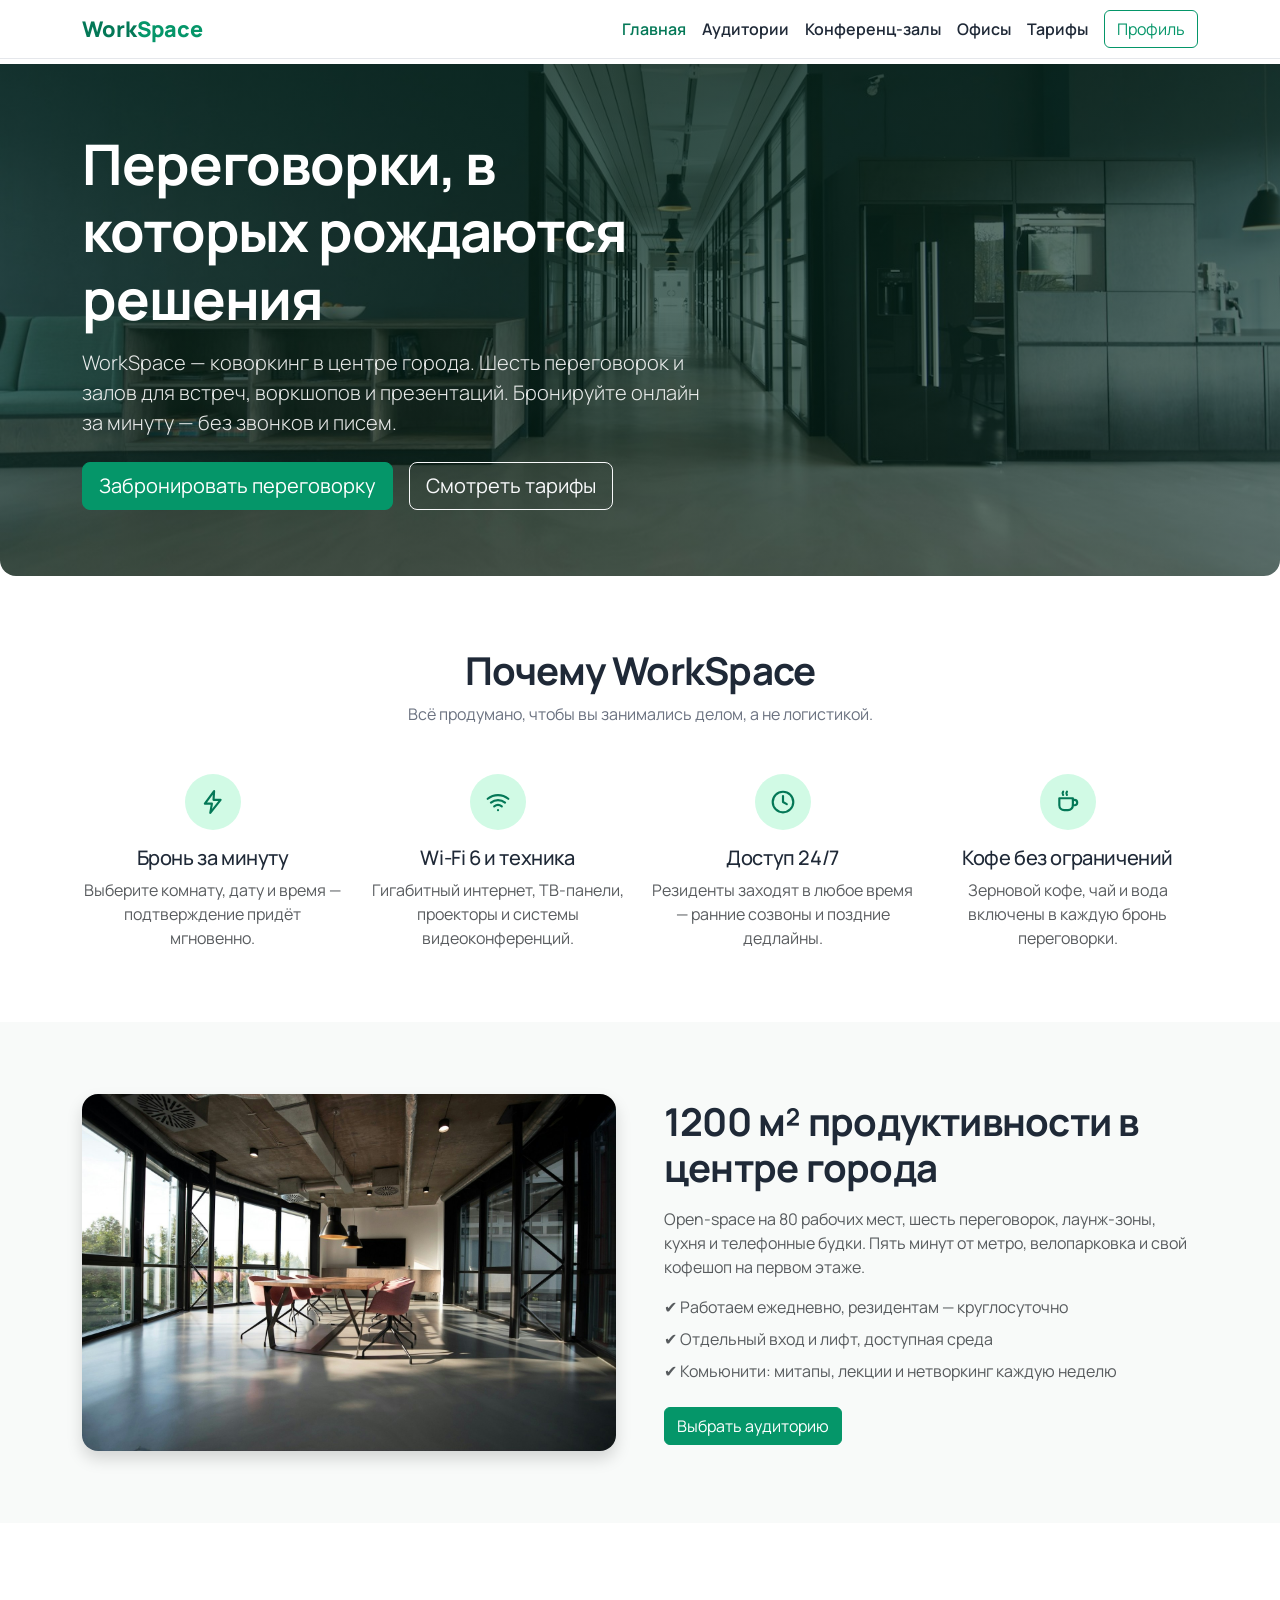
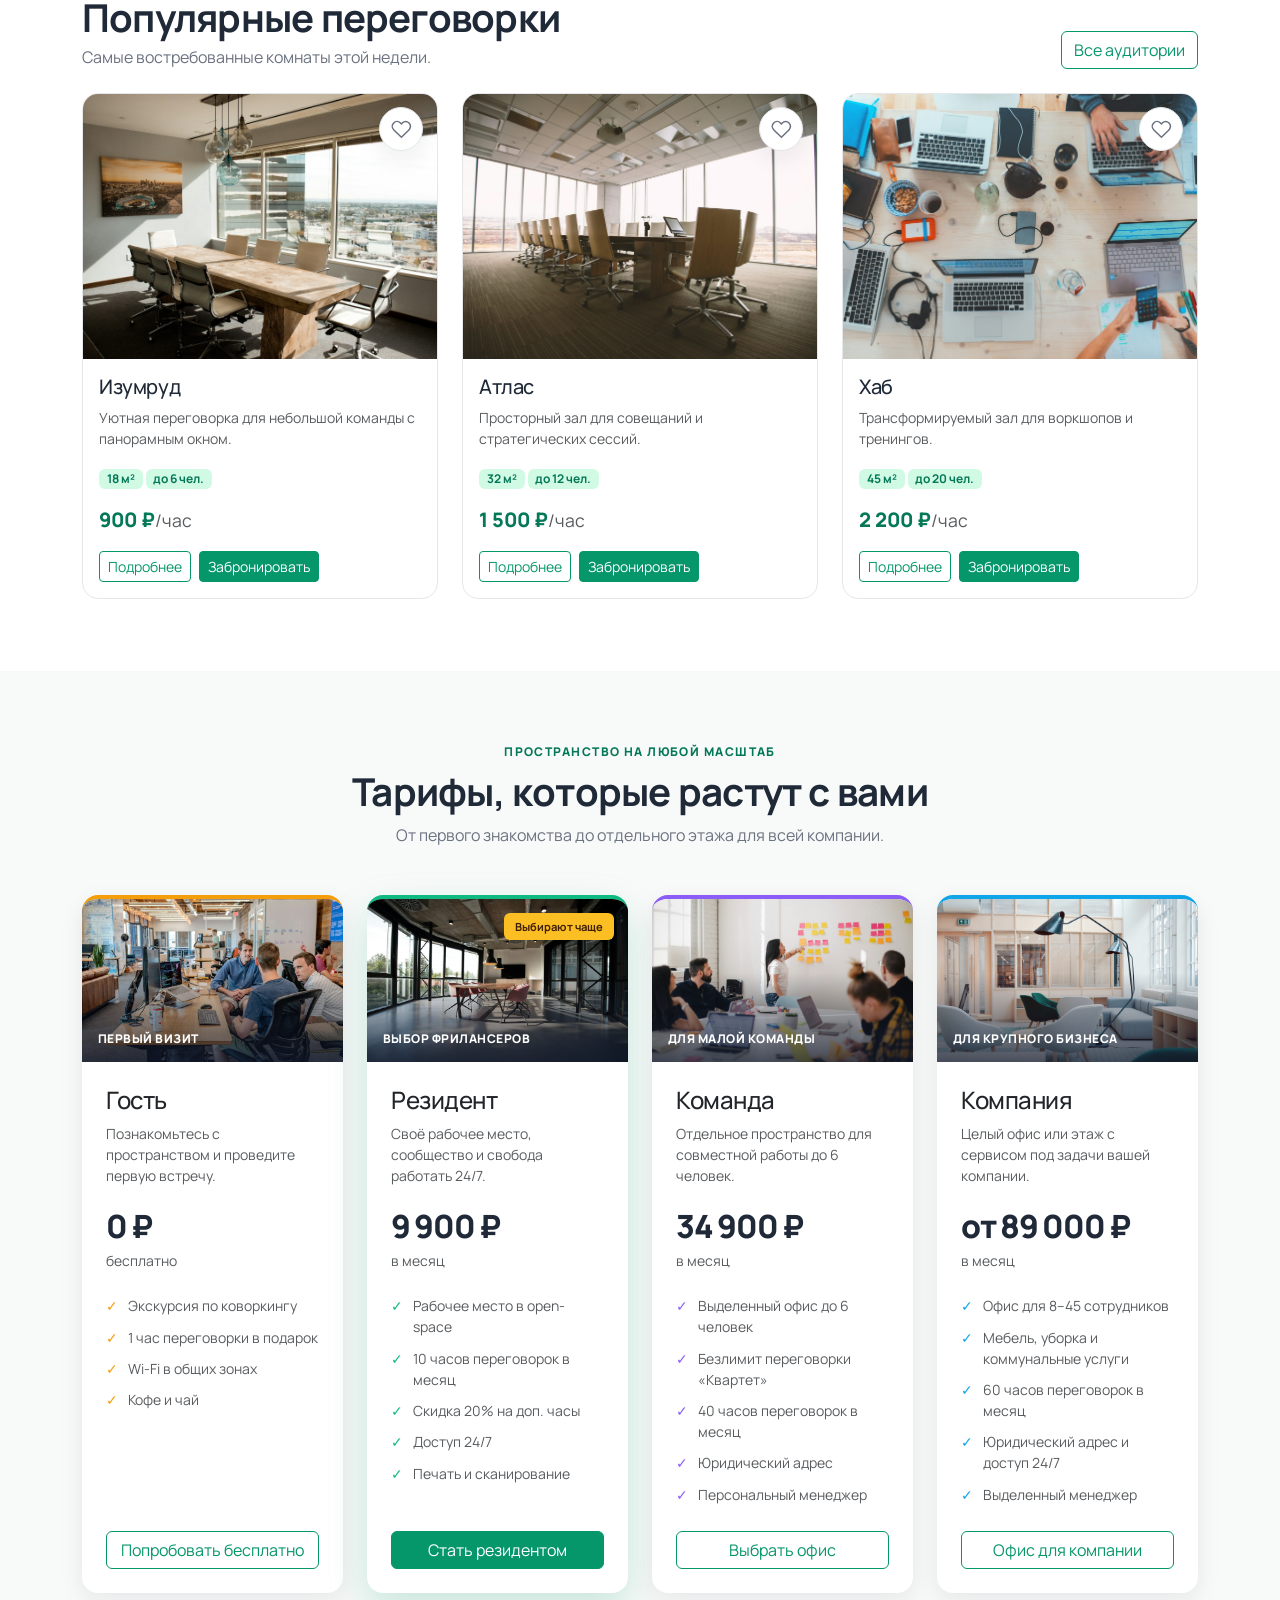
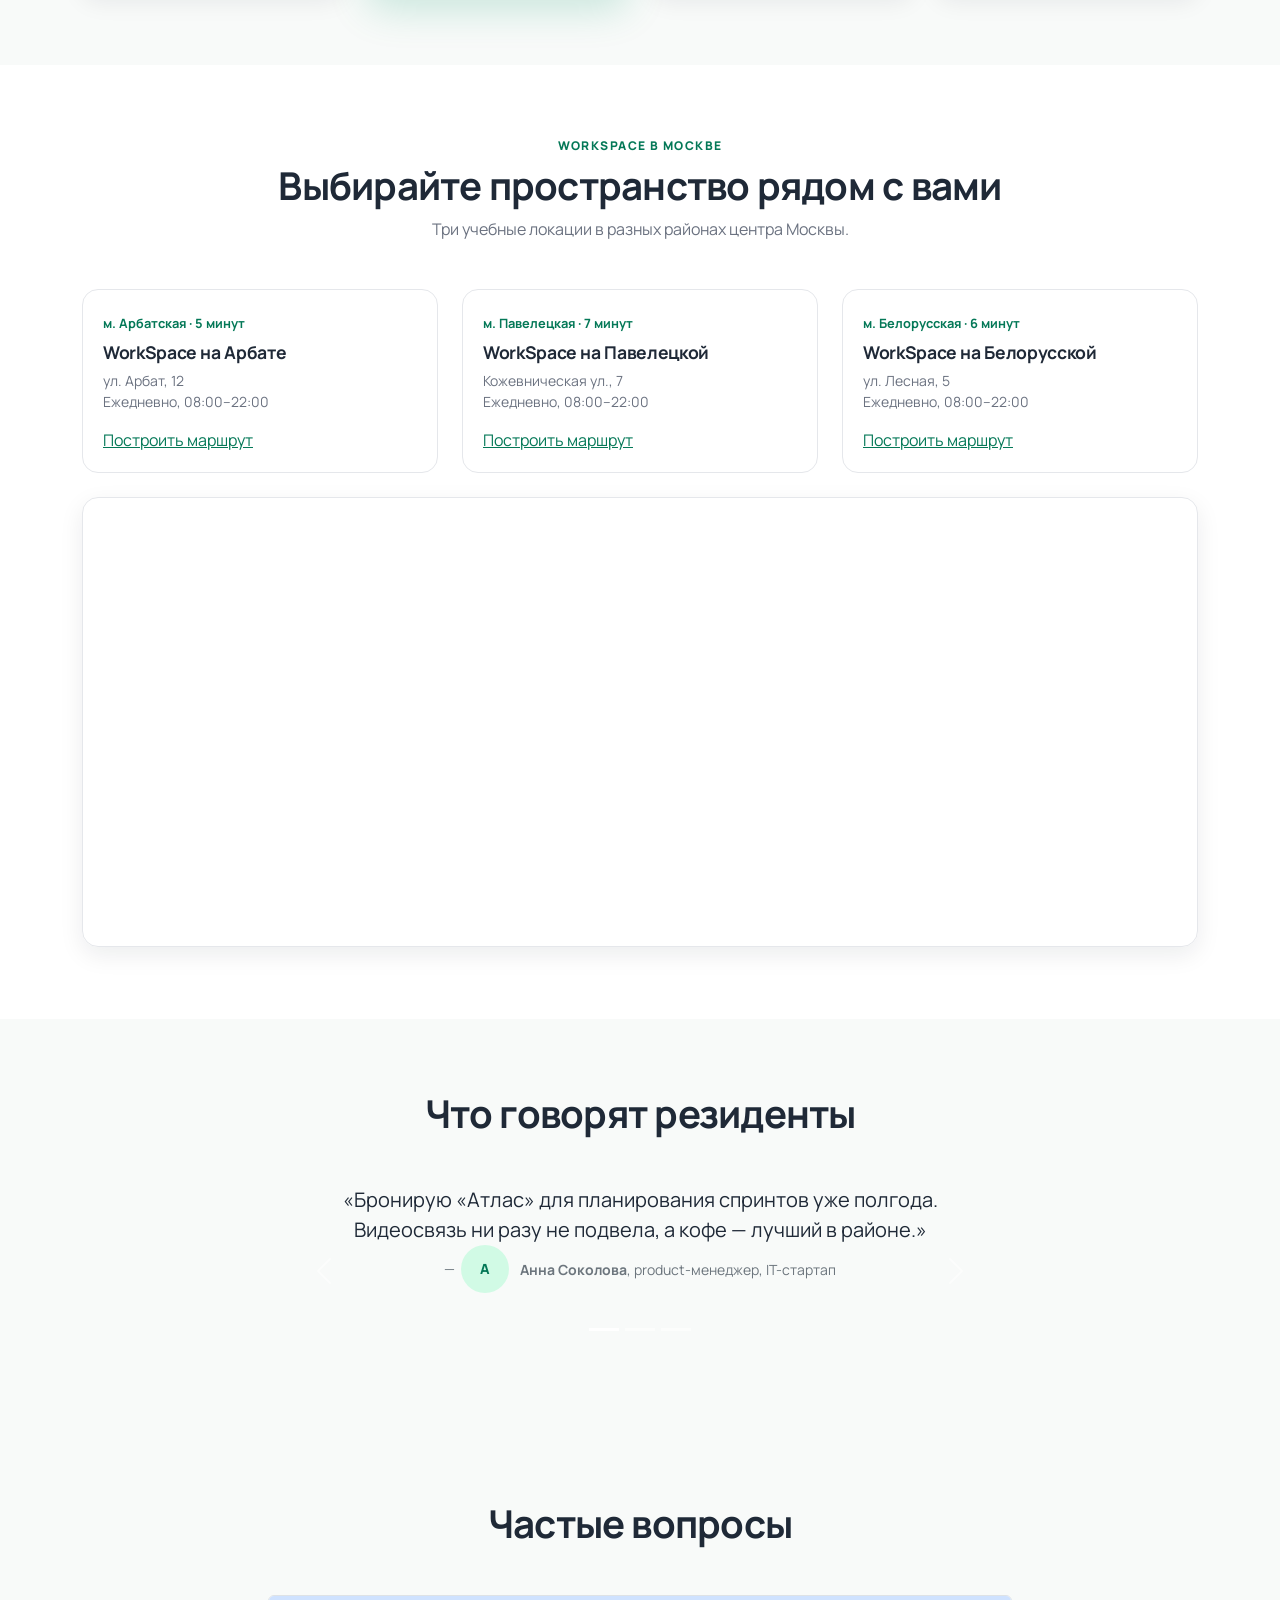
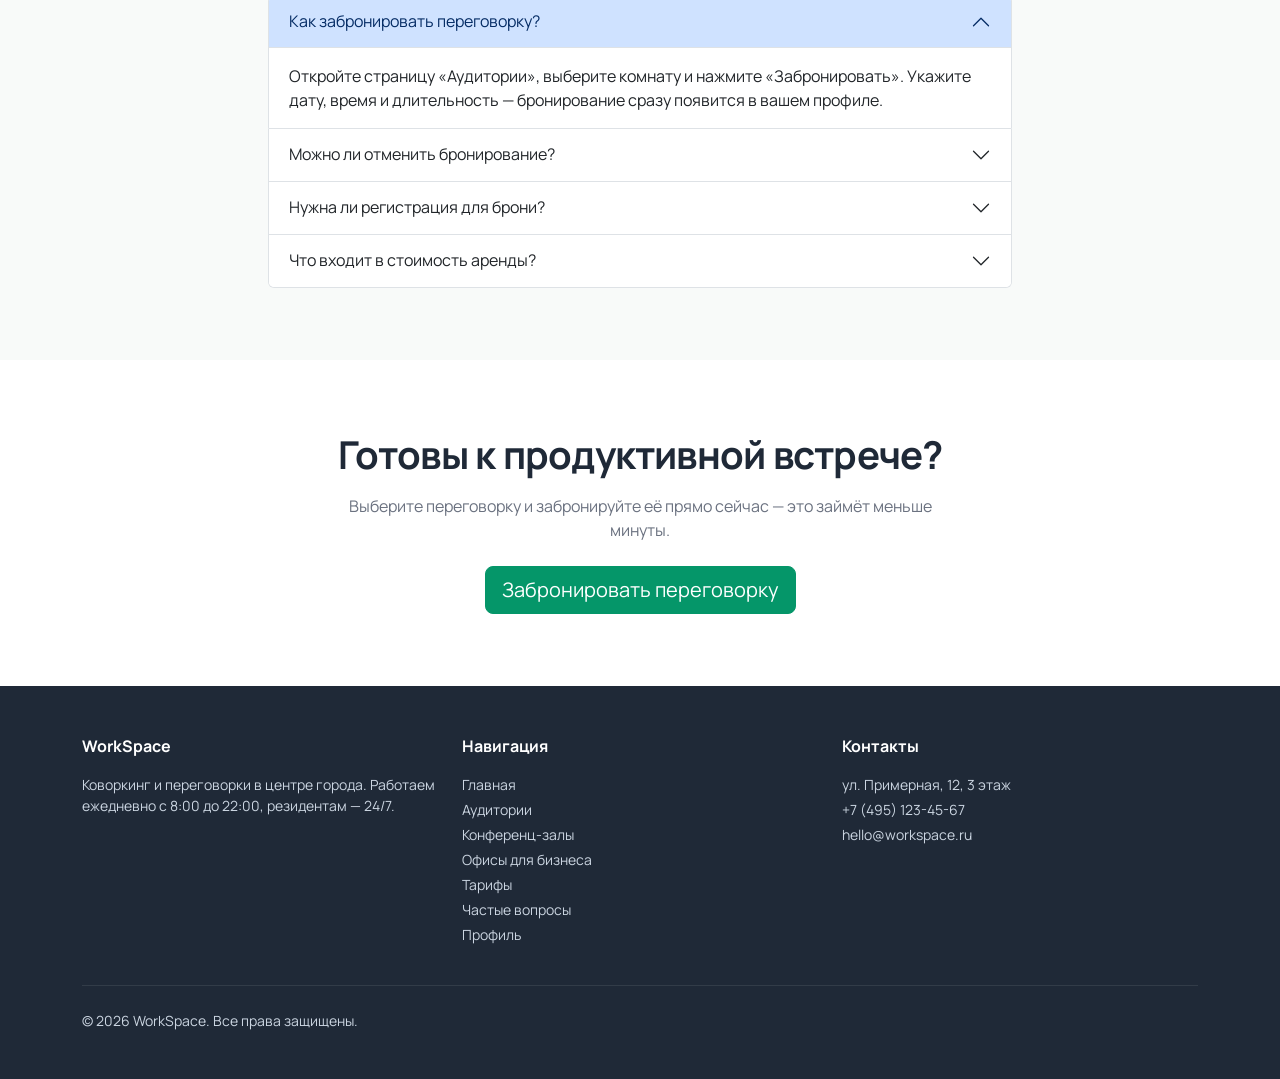
<file: index.html>
<!DOCTYPE html>
<html lang="ru">
<head>
  <meta charset="UTF-8">
  <meta name="viewport" content="width=device-width, initial-scale=1">
  <meta name="description" content="WorkSpace — коворкинг в центре города. Бронируйте переговорки онлайн: от кабинки на двоих до зала для воркшопов.">
  <title>WorkSpace — коворкинг и переговорки</title>
  <link rel="preconnect" href="https://fonts.googleapis.com">
  <link href="https://fonts.googleapis.com/css2?family=Manrope:wght@400;600;700;800&display=swap" rel="stylesheet">
  <link rel="stylesheet" href="vendor/bootstrap/css/bootstrap.min.css">
  <link rel="stylesheet" href="css/custom.css">
</head>
<body>
  <a class="skip-link" href="#main-content">Перейти к содержимому</a>

  <header>
    <nav class="navbar navbar-expand-lg bg-white fixed-top" aria-label="Основная навигация">
      <div class="container">
        <a class="navbar-brand" href="index.html">Work<span class="text-primary">Space</span></a>
        <button class="navbar-toggler" type="button" data-bs-toggle="collapse" data-bs-target="#mainNav"
                aria-controls="mainNav" aria-expanded="false" aria-label="Открыть меню">
          <span class="navbar-toggler-icon"></span>
        </button>
        <div class="collapse navbar-collapse" id="mainNav">
          <ul class="navbar-nav ms-auto mb-2 mb-lg-0 align-items-lg-center">
            <li class="nav-item"><a class="nav-link active" aria-current="page" href="index.html">Главная</a></li>
            <li class="nav-item"><a class="nav-link" href="rooms.html">Аудитории</a></li>
            <li class="nav-item"><a class="nav-link" href="conferences.html">Конференц-залы</a></li>
            <li class="nav-item"><a class="nav-link" href="offices.html">Офисы</a></li>
            <li class="nav-item"><a class="nav-link" href="index.html#tariffs">Тарифы</a></li>
            <li class="nav-item ms-lg-2">
              <a class="btn btn-outline-primary" href="profile.html" id="nav-profile-link">Профиль</a>
            </li>
          </ul>
        </div>
      </div>
    </nav>
  </header>

  <main id="main-content">
    <!-- Hero -->
    <section class="hero">
      <div class="container py-5">
        <div class="row">
          <div class="col-12 col-lg-7">
            <h1 class="display-4 fw-bold mb-3">Переговорки, в которых рождаются решения</h1>
            <p class="lead mb-4">WorkSpace — коворкинг в центре города. Шесть переговорок и залов для встреч,
              воркшопов и презентаций. Бронируйте онлайн за минуту — без звонков и писем.</p>
            <div class="d-flex gap-3 btn-group-mobile">
              <a class="btn btn-primary btn-lg" href="rooms.html">Забронировать переговорку</a>
              <a class="btn btn-outline-light btn-lg" href="#tariffs">Смотреть тарифы</a>
            </div>
          </div>
        </div>
      </div>
    </section>

    <!-- Преимущества -->
    <section class="py-5" aria-labelledby="features-title">
      <div class="container py-4">
        <h2 class="section-title text-center mb-2" id="features-title">Почему WorkSpace</h2>
        <p class="section-subtitle text-center mx-auto mb-5">Всё продумано, чтобы вы занимались делом, а не логистикой.</p>
        <div class="row g-4">
          <div class="col-12 col-md-6 col-lg-3 text-center">
            <div class="feature-icon" aria-hidden="true">
              <svg viewBox="0 0 24 24" fill="none" stroke="currentColor" stroke-width="2" stroke-linecap="round" stroke-linejoin="round" width="26" height="26">
                <path d="M13 2 4.5 13.5H11L9.5 22 19 10h-6.5L13 2z"/>
              </svg>
            </div>
            <h3 class="h5">Бронь за минуту</h3>
            <p class="text-muted mb-0">Выберите комнату, дату и время — подтверждение придёт мгновенно.</p>
          </div>
          <div class="col-12 col-md-6 col-lg-3 text-center">
            <div class="feature-icon" aria-hidden="true">
              <svg viewBox="0 0 24 24" fill="none" stroke="currentColor" stroke-width="2" stroke-linecap="round" stroke-linejoin="round" width="26" height="26">
                <path d="M2.5 9a15 15 0 0 1 19 0"/>
                <path d="M5.5 12.5a10.5 10.5 0 0 1 13 0"/>
                <path d="M8.5 16a6 6 0 0 1 7 0"/>
                <circle cx="12" cy="19.5" r="1" fill="currentColor" stroke="none"/>
              </svg>
            </div>
            <h3 class="h5">Wi-Fi 6 и техника</h3>
            <p class="text-muted mb-0">Гигабитный интернет, ТВ-панели, проекторы и системы видеоконференций.</p>
          </div>
          <div class="col-12 col-md-6 col-lg-3 text-center">
            <div class="feature-icon" aria-hidden="true">
              <svg viewBox="0 0 24 24" fill="none" stroke="currentColor" stroke-width="2" stroke-linecap="round" stroke-linejoin="round" width="26" height="26">
                <circle cx="12" cy="12" r="9.5"/>
                <path d="M12 6.5V12l3.5 2"/>
              </svg>
            </div>
            <h3 class="h5">Доступ 24/7</h3>
            <p class="text-muted mb-0">Резиденты заходят в любое время — ранние созвоны и поздние дедлайны.</p>
          </div>
          <div class="col-12 col-md-6 col-lg-3 text-center">
            <div class="feature-icon" aria-hidden="true">
              <svg viewBox="0 0 24 24" fill="none" stroke="currentColor" stroke-width="2" stroke-linecap="round" stroke-linejoin="round" width="26" height="26">
                <path d="M4 8.5h12.5v6.5a4.5 4.5 0 0 1-4.5 4.5H8.5A4.5 4.5 0 0 1 4 15V8.5z"/>
                <path d="M16.5 10h1.5a2.5 2.5 0 0 1 0 5h-1.5"/>
                <path d="M7.5 2.5c-.8 1-.8 2 0 3M11 2.5c-.8 1-.8 2 0 3"/>
              </svg>
            </div>
            <h3 class="h5">Кофе без ограничений</h3>
            <p class="text-muted mb-0">Зерновой кофе, чай и вода включены в каждую бронь переговорки.</p>
          </div>
        </div>
      </div>
    </section>

    <!-- О пространстве -->
    <section class="section-alt py-5" aria-labelledby="about-title">
      <div class="container py-4">
        <div class="row align-items-center g-5">
          <div class="col-12 col-lg-6">
            <img src="images/about.jpg" class="img-fluid rounded-4 shadow" alt="Общее пространство коворкинга WorkSpace: светлый open-space с рабочими столами">
          </div>
          <div class="col-12 col-lg-6">
            <h2 class="section-title mb-3" id="about-title">1200 м² продуктивности в центре города</h2>
            <p class="text-muted">Open-space на 80 рабочих мест, шесть переговорок, лаунж-зоны, кухня
              и телефонные будки. Пять минут от метро, велопарковка и свой кофешоп на первом этаже.</p>
            <ul class="list-unstyled text-muted">
              <li class="mb-2">✔ Работаем ежедневно, резидентам — круглосуточно</li>
              <li class="mb-2">✔ Отдельный вход и лифт, доступная среда</li>
              <li class="mb-2">✔ Комьюнити: митапы, лекции и нетворкинг каждую неделю</li>
            </ul>
            <a class="btn btn-primary mt-2" href="rooms.html">Выбрать аудиторию</a>
          </div>
        </div>
      </div>
    </section>

    <!-- Популярные переговорки (рендерится из js/data.js) -->
    <section class="py-5" aria-labelledby="popular-title">
      <div class="container py-4">
        <div class="d-flex flex-wrap justify-content-between align-items-end mb-4 gap-2">
          <div>
            <h2 class="section-title mb-1" id="popular-title">Популярные переговорки</h2>
            <p class="section-subtitle mb-0">Самые востребованные комнаты этой недели.</p>
          </div>
          <a class="btn btn-outline-primary" href="rooms.html">Все аудитории</a>
        </div>
        <div class="row g-4" id="popular-rooms" aria-live="polite"></div>
      </div>
    </section>

    <!-- Тарифы (рендерятся из js/data.js) -->
    <section class="section-alt py-5" id="tariffs" aria-labelledby="tariffs-title">
      <div class="container py-4">
        <p class="section-kicker text-center mb-2">Пространство на любой масштаб</p>
        <h2 class="section-title text-center mb-2" id="tariffs-title">Тарифы, которые растут с вами</h2>
        <p class="section-subtitle text-center mx-auto mb-5">От первого знакомства до отдельного этажа для всей компании.</p>
        <div class="row g-4" id="tariffs-grid"></div>
      </div>
    </section>

    <!-- Локации -->
    <section class="py-5" id="locations" aria-labelledby="locations-title">
      <div class="container py-4">
        <p class="section-kicker text-center mb-2">WorkSpace в Москве</p>
        <h2 class="section-title text-center mb-2" id="locations-title">Выбирайте пространство рядом с вами</h2>
        <p class="section-subtitle text-center mx-auto mb-5">Три учебные локации в разных районах центра Москвы.</p>

        <div class="row g-4 mb-4">
          <div class="col-12 col-md-4">
            <article class="location-card">
              <span class="location-card__metro">м. Арбатская · 5 минут</span>
              <h3>WorkSpace на Арбате</h3>
              <p>ул. Арбат, 12<br>Ежедневно, 08:00–22:00</p>
              <a href="https://yandex.ru/maps/?text=Москва%2C%20улица%20Арбат%2C%2012" target="_blank" rel="noopener noreferrer">Построить маршрут<span class="visually-hidden"> до WorkSpace на Арбате</span></a>
            </article>
          </div>
          <div class="col-12 col-md-4">
            <article class="location-card">
              <span class="location-card__metro">м. Павелецкая · 7 минут</span>
              <h3>WorkSpace на Павелецкой</h3>
              <p>Кожевническая ул., 7<br>Ежедневно, 08:00–22:00</p>
              <a href="https://yandex.ru/maps/?text=Москва%2C%20Кожевническая%20улица%2C%207" target="_blank" rel="noopener noreferrer">Построить маршрут<span class="visually-hidden"> до WorkSpace на Павелецкой</span></a>
            </article>
          </div>
          <div class="col-12 col-md-4">
            <article class="location-card">
              <span class="location-card__metro">м. Белорусская · 6 минут</span>
              <h3>WorkSpace на Белорусской</h3>
              <p>ул. Лесная, 5<br>Ежедневно, 08:00–22:00</p>
              <a href="https://yandex.ru/maps/?text=Москва%2C%20улица%20Лесная%2C%205" target="_blank" rel="noopener noreferrer">Построить маршрут<span class="visually-hidden"> до WorkSpace на Белорусской</span></a>
            </article>
          </div>
        </div>

        <div class="locations-map">
          <iframe src="https://yandex.ru/map-widget/v1/?ll=37.608300%2C55.752300&amp;z=11&amp;pt=37.596500%2C55.751700%2Cpm2rdl~37.637600%2C55.727800%2Cpm2gnl~37.590900%2C55.779200%2Cpm2bll"
                  title="Карта Москвы с тремя локациями WorkSpace" loading="lazy" allowfullscreen></iframe>
        </div>
      </div>
    </section>

    <!-- Отзывы (карусель, рендерится из js/data.js) -->
    <section class="section-alt py-5" aria-labelledby="reviews-title">
      <div class="container py-4">
        <h2 class="section-title text-center mb-5" id="reviews-title">Что говорят резиденты</h2>
        <div id="reviewsCarousel" class="carousel slide col-12 col-lg-8 mx-auto" data-bs-ride="carousel">
          <div class="carousel-indicators" id="reviews-indicators"></div>
          <div class="carousel-inner" id="reviews-inner" aria-live="polite"></div>
          <button class="carousel-control-prev" type="button" data-bs-target="#reviewsCarousel" data-bs-slide="prev" aria-label="Предыдущий отзыв">
            <span class="carousel-control-prev-icon" aria-hidden="true"></span>
          </button>
          <button class="carousel-control-next" type="button" data-bs-target="#reviewsCarousel" data-bs-slide="next" aria-label="Следующий отзыв">
            <span class="carousel-control-next-icon" aria-hidden="true"></span>
          </button>
        </div>
      </div>
    </section>

    <!-- FAQ -->
    <section class="section-alt py-5" id="faq" aria-labelledby="faq-title">
      <div class="container py-4">
        <h2 class="section-title text-center mb-5" id="faq-title">Частые вопросы</h2>
        <div class="accordion col-12 col-lg-8 mx-auto" id="faqAccordion">
          <div class="accordion-item">
            <h3 class="accordion-header">
              <button class="accordion-button" type="button" data-bs-toggle="collapse" data-bs-target="#faq1" aria-expanded="true" aria-controls="faq1">
                Как забронировать переговорку?
              </button>
            </h3>
            <div id="faq1" class="accordion-collapse collapse show" data-bs-parent="#faqAccordion">
              <div class="accordion-body">
                Откройте страницу «Аудитории», выберите комнату и нажмите «Забронировать». Укажите дату,
                время и длительность — бронирование сразу появится в вашем профиле.
              </div>
            </div>
          </div>
          <div class="accordion-item">
            <h3 class="accordion-header">
              <button class="accordion-button collapsed" type="button" data-bs-toggle="collapse" data-bs-target="#faq2" aria-expanded="false" aria-controls="faq2">
                Можно ли отменить бронирование?
              </button>
            </h3>
            <div id="faq2" class="accordion-collapse collapse" data-bs-parent="#faqAccordion">
              <div class="accordion-body">
                Да, бесплатно — не позднее чем за 3 часа до начала. Отмена доступна в профиле
                в разделе «Мои бронирования» одной кнопкой.
              </div>
            </div>
          </div>
          <div class="accordion-item">
            <h3 class="accordion-header">
              <button class="accordion-button collapsed" type="button" data-bs-toggle="collapse" data-bs-target="#faq3" aria-expanded="false" aria-controls="faq3">
                Нужна ли регистрация для брони?
              </button>
            </h3>
            <div id="faq3" class="accordion-collapse collapse" data-bs-parent="#faqAccordion">
              <div class="accordion-body">
                Нет, забронировать можно и без аккаунта — достаточно имени и телефона. Но с профилем
                удобнее: все брони хранятся в одном месте, а постоянным гостям — персональные условия.
              </div>
            </div>
          </div>
          <div class="accordion-item">
            <h3 class="accordion-header">
              <button class="accordion-button collapsed" type="button" data-bs-toggle="collapse" data-bs-target="#faq4" aria-expanded="false" aria-controls="faq4">
                Что входит в стоимость аренды?
              </button>
            </h3>
            <div id="faq4" class="accordion-collapse collapse" data-bs-parent="#faqAccordion">
              <div class="accordion-body">
                Wi-Fi, штатная техника комнаты, вода, чай и зерновой кофе включены. При бронировании
                можно отдельно добавить кофе-брейк, дополнительный проектор и сервировку стола.
              </div>
            </div>
          </div>
        </div>
      </div>
    </section>

    <!-- CTA -->
    <section class="py-5 text-center" aria-labelledby="cta-title">
      <div class="container py-4">
        <h2 class="section-title mb-3" id="cta-title">Готовы к продуктивной встрече?</h2>
        <p class="section-subtitle mx-auto mb-4">Выберите переговорку и забронируйте её прямо сейчас — это займёт меньше минуты.</p>
        <a class="btn btn-primary btn-lg" href="rooms.html">Забронировать переговорку</a>
      </div>
    </section>
  </main>

  <footer class="py-5">
    <div class="container">
      <div class="row g-4">
        <div class="col-12 col-md-4">
          <p class="footer-heading fw-bold">WorkSpace</p>
          <p class="small">Коворкинг и переговорки в центре города. Работаем ежедневно с 8:00 до 22:00, резидентам — 24/7.</p>
        </div>
        <div class="col-12 col-md-4">
          <p class="footer-heading fw-bold">Навигация</p>
          <ul class="list-unstyled small">
            <li class="mb-1"><a href="index.html">Главная</a></li>
            <li class="mb-1"><a href="rooms.html">Аудитории</a></li>
            <li class="mb-1"><a href="conferences.html">Конференц-залы</a></li>
            <li class="mb-1"><a href="offices.html">Офисы для бизнеса</a></li>
            <li class="mb-1"><a href="index.html#tariffs">Тарифы</a></li>
            <li class="mb-1"><a href="index.html#faq">Частые вопросы</a></li>
            <li class="mb-1"><a href="profile.html">Профиль</a></li>
          </ul>
        </div>
        <div class="col-12 col-md-4">
          <p class="footer-heading fw-bold">Контакты</p>
          <ul class="list-unstyled small">
            <li class="mb-1">ул. Примерная, 12, 3 этаж</li>
            <li class="mb-1"><a href="tel:+74951234567">+7 (495) 123-45-67</a></li>
            <li class="mb-1"><a href="#inquiryModal" data-inquiry-open data-inquiry-topic="">hello@workspace.ru</a></li>
          </ul>
        </div>
      </div>
      <hr class="border-secondary my-4">
      <p class="small mb-0">© <span id="current-year">2026</span> WorkSpace. Все права защищены.</p>
    </div>
  </footer>

  <div class="toast-container position-fixed bottom-0 end-0 p-3" id="toast-container" aria-live="polite"></div>

  <script src="vendor/bootstrap/js/bootstrap.bundle.min.js"></script>
  <script src="js/data.js"></script>
  <script src="js/main.js"></script>
  <script src="js/inquiry.js"></script>
</body>
</html>
</file>
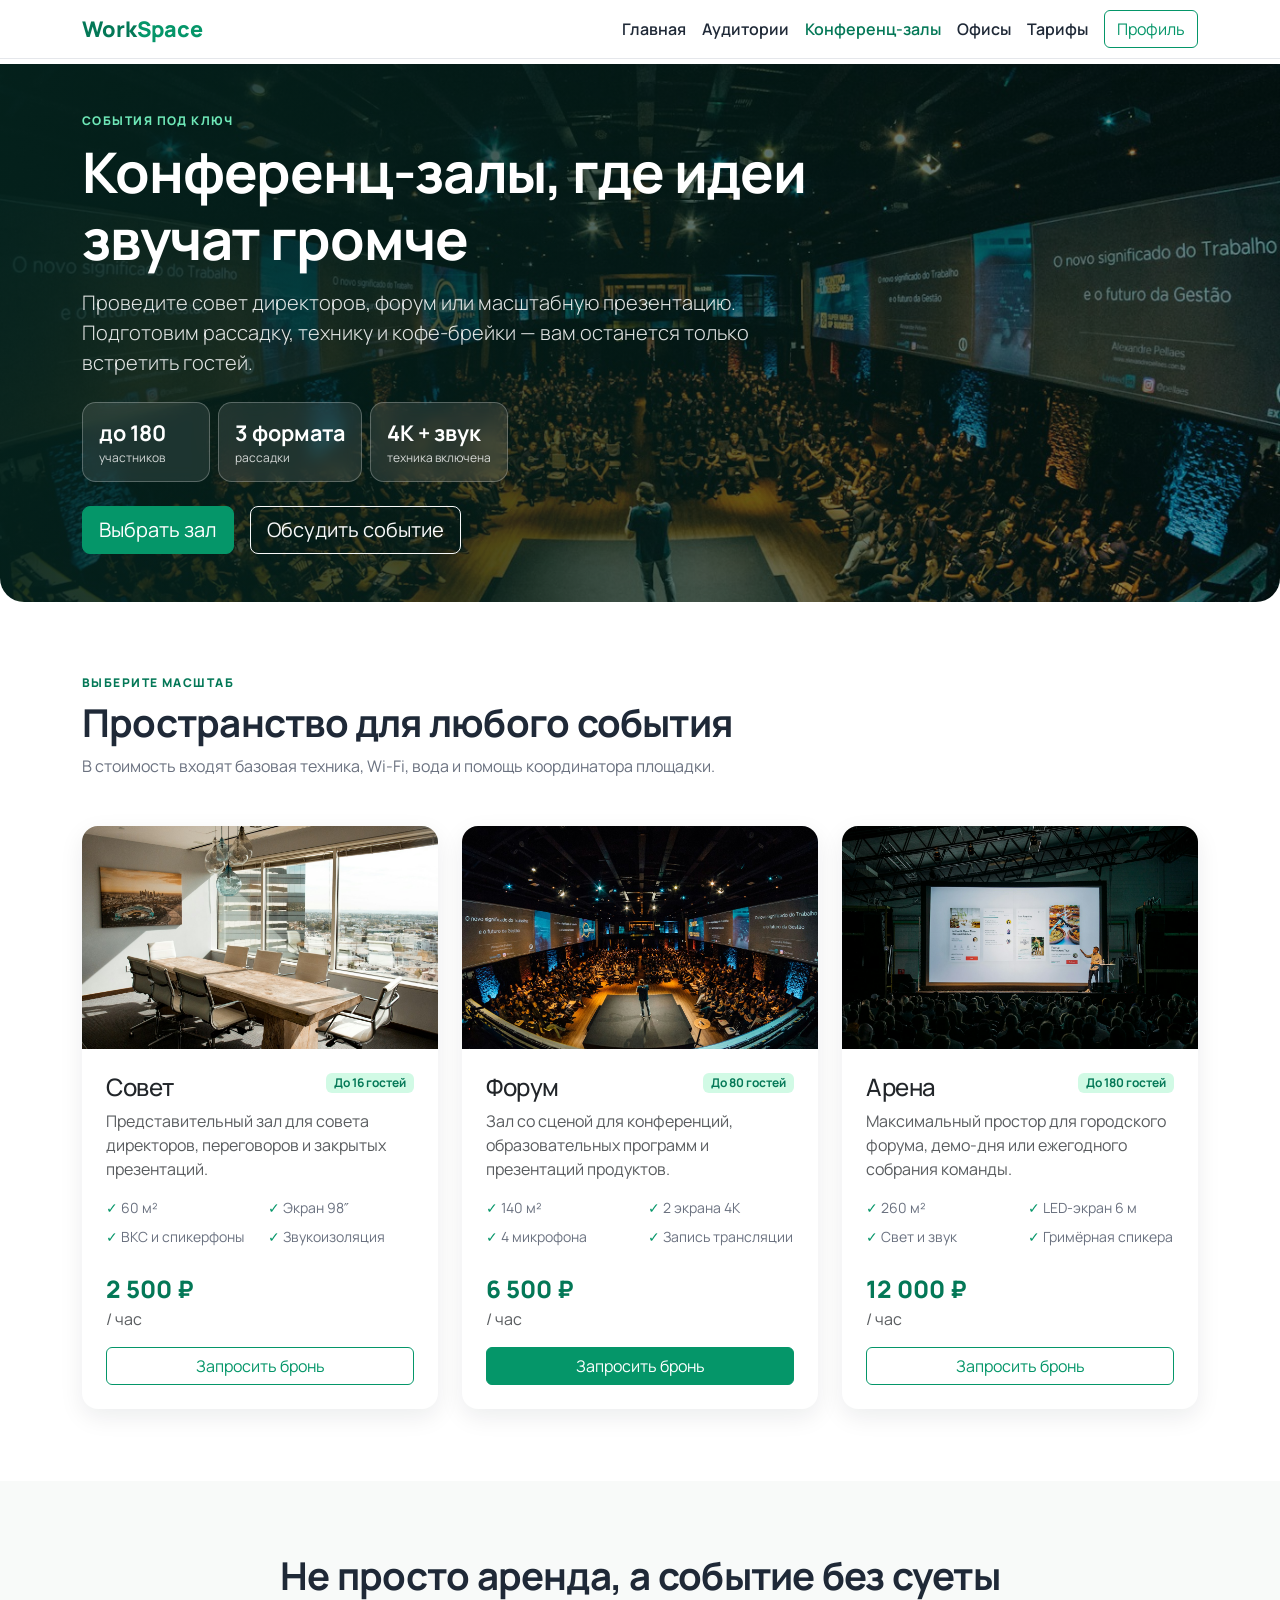
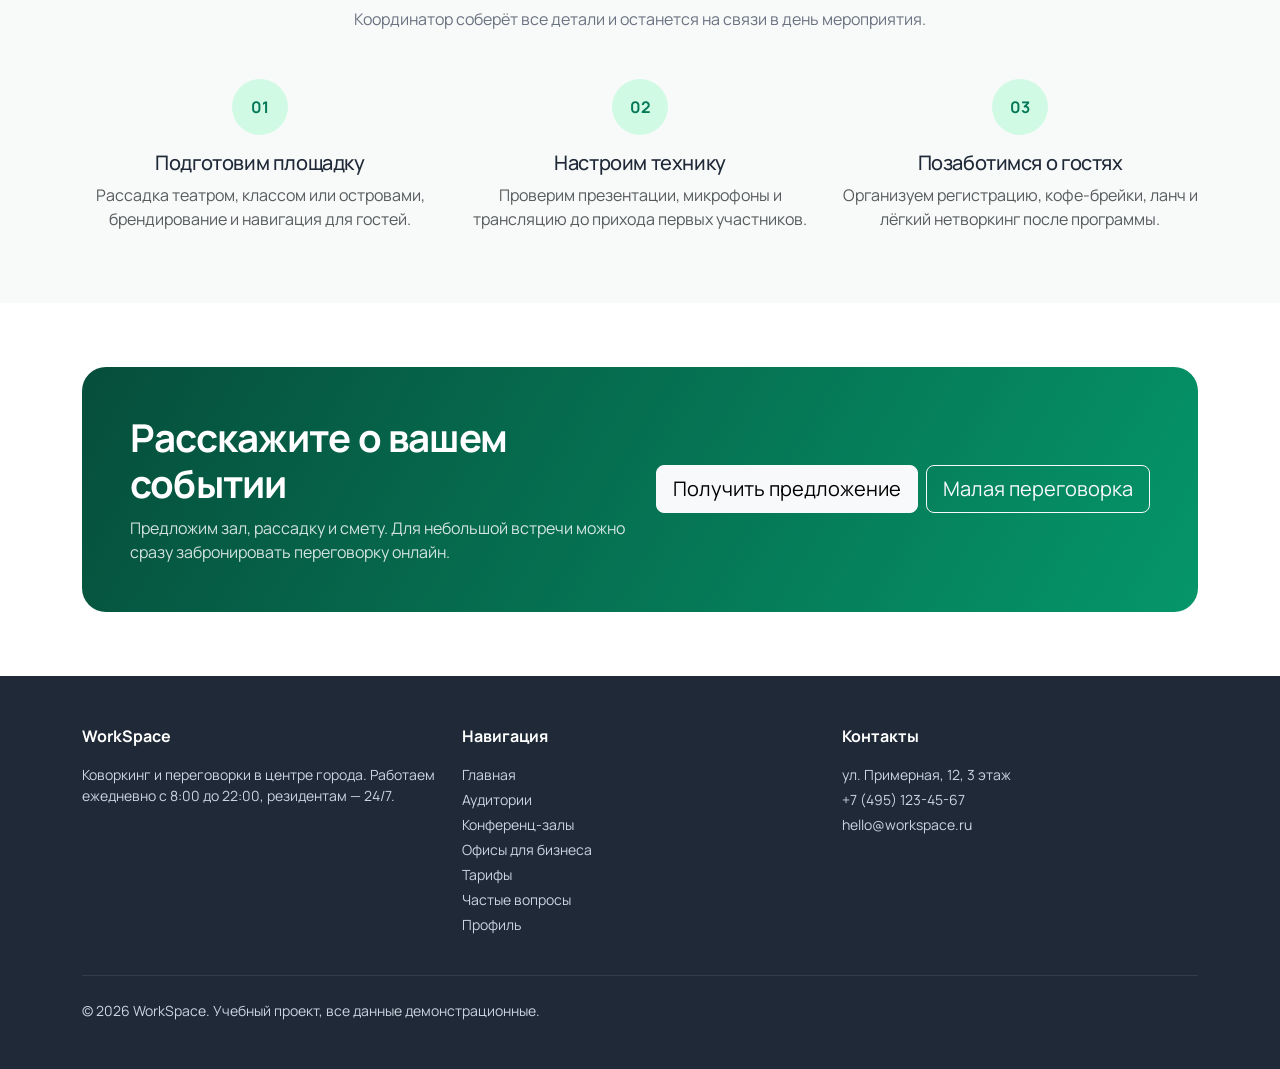
<file: conferences.html>
<!DOCTYPE html>
<html lang="ru">
<head>
  <meta charset="UTF-8">
  <meta name="viewport" content="width=device-width, initial-scale=1">
  <meta name="description" content="Конференц-залы WorkSpace для деловых событий: от совета директоров до конференции на 180 гостей. Техника, рассадка и поддержка организатора.">
  <title>Конференц-залы — WorkSpace</title>
  <link rel="preconnect" href="https://fonts.googleapis.com">
  <link href="https://fonts.googleapis.com/css2?family=Manrope:wght@400;600;700;800&display=swap" rel="stylesheet">
  <link rel="stylesheet" href="vendor/bootstrap/css/bootstrap.min.css">
  <link rel="stylesheet" href="css/custom.css">
</head>
<body>
  <a class="skip-link" href="#main-content">Перейти к содержимому</a>

  <header>
    <nav class="navbar navbar-expand-lg bg-white fixed-top" aria-label="Основная навигация">
      <div class="container">
        <a class="navbar-brand" href="index.html">Work<span class="text-primary">Space</span></a>
        <button class="navbar-toggler" type="button" data-bs-toggle="collapse" data-bs-target="#mainNav"
                aria-controls="mainNav" aria-expanded="false" aria-label="Открыть меню">
          <span class="navbar-toggler-icon"></span>
        </button>
        <div class="collapse navbar-collapse" id="mainNav">
          <ul class="navbar-nav ms-auto mb-2 mb-lg-0 align-items-lg-center">
            <li class="nav-item"><a class="nav-link" href="index.html">Главная</a></li>
            <li class="nav-item"><a class="nav-link" href="rooms.html">Аудитории</a></li>
            <li class="nav-item"><a class="nav-link active" aria-current="page" href="conferences.html">Конференц-залы</a></li>
            <li class="nav-item"><a class="nav-link" href="offices.html">Офисы</a></li>
            <li class="nav-item"><a class="nav-link" href="index.html#tariffs">Тарифы</a></li>
            <li class="nav-item ms-lg-2">
              <a class="btn btn-outline-primary" href="profile.html" id="nav-profile-link">Профиль</a>
            </li>
          </ul>
        </div>
      </div>
    </nav>
  </header>

  <main id="main-content">
    <section class="page-hero page-hero--conference" aria-labelledby="conferences-title">
      <div class="container py-5">
        <div class="col-12 col-lg-9">
          <p class="section-kicker mb-2">События под ключ</p>
          <h1 class="display-4 fw-bold mb-3" id="conferences-title">Конференц-залы, где идеи звучат громче</h1>
          <p class="lead mb-4">Проведите совет директоров, форум или масштабную презентацию. Подготовим рассадку, технику и кофе-брейки — вам останется только встретить гостей.</p>
          <div class="d-flex flex-wrap gap-2 mb-4" aria-label="Возможности площадки">
            <span class="hero-stat"><strong>до 180</strong><span>участников</span></span>
            <span class="hero-stat"><strong>3 формата</strong><span>рассадки</span></span>
            <span class="hero-stat"><strong>4K + звук</strong><span>техника включена</span></span>
          </div>
          <div class="d-flex flex-wrap gap-3">
            <a class="btn btn-primary btn-lg" href="#conference-list">Выбрать зал</a>
            <a class="btn btn-outline-light btn-lg" href="tel:+74951234567">Обсудить событие</a>
          </div>
        </div>
      </div>
    </section>

    <section class="py-5" id="conference-list" aria-labelledby="conference-list-title">
      <div class="container py-4">
        <p class="section-kicker mb-2">Выберите масштаб</p>
        <h2 class="section-title mb-2" id="conference-list-title">Пространство для любого события</h2>
        <p class="section-subtitle mb-5">В стоимость входят базовая техника, Wi-Fi, вода и помощь координатора площадки.</p>

        <div class="row g-4">
          <div class="col-12 col-lg-4">
            <article class="card space-card h-100">
              <img src="images/conference-1.jpg" class="card-img-top" alt="Светлый конференц-зал Совет с длинным столом и панорамными окнами" loading="lazy">
              <div class="card-body d-flex flex-column">
                <div class="d-flex justify-content-between align-items-start gap-2 mb-2">
                  <h3 class="h4 mb-0">Совет</h3>
                  <span class="badge text-bg-light">До 16 гостей</span>
                </div>
                <p class="text-muted">Представительный зал для совета директоров, переговоров и закрытых презентаций.</p>
                <ul class="space-features mb-4">
                  <li>60 м²</li>
                  <li>Экран 98″</li>
                  <li>ВКС и спикерфоны</li>
                  <li>Звукоизоляция</li>
                </ul>
                <div class="mt-auto">
                  <p class="mb-3"><strong class="price">2 500 ₽</strong><span class="text-muted"> / час</span></p>
                  <a class="btn btn-outline-primary w-100" href="#inquiryModal" data-inquiry-open data-inquiry-topic="?subject=Запрос%20на%20конференц-зал%20«Совет»">Запросить бронь</a>
                </div>
              </div>
            </article>
          </div>

          <div class="col-12 col-lg-4">
            <article class="card space-card h-100">
              <img src="images/conference-2.jpg" class="card-img-top" alt="Большой зал Форум со сценой, экранами и театральной рассадкой" loading="lazy">
              <div class="card-body d-flex flex-column">
                <div class="d-flex justify-content-between align-items-start gap-2 mb-2">
                  <h3 class="h4 mb-0">Форум</h3>
                  <span class="badge text-bg-light">До 80 гостей</span>
                </div>
                <p class="text-muted">Зал со сценой для конференций, образовательных программ и презентаций продуктов.</p>
                <ul class="space-features mb-4">
                  <li>140 м²</li>
                  <li>2 экрана 4K</li>
                  <li>4 микрофона</li>
                  <li>Запись трансляции</li>
                </ul>
                <div class="mt-auto">
                  <p class="mb-3"><strong class="price">6 500 ₽</strong><span class="text-muted"> / час</span></p>
                  <a class="btn btn-primary w-100" href="#inquiryModal" data-inquiry-open data-inquiry-topic="?subject=Запрос%20на%20конференц-зал%20«Форум»">Запросить бронь</a>
                </div>
              </div>
            </article>
          </div>

          <div class="col-12 col-lg-4">
            <article class="card space-card h-100">
              <img src="images/conference-3.jpg" class="card-img-top" alt="Просторный зал Арена с большой сценой и экраном для конференции" loading="lazy">
              <div class="card-body d-flex flex-column">
                <div class="d-flex justify-content-between align-items-start gap-2 mb-2">
                  <h3 class="h4 mb-0">Арена</h3>
                  <span class="badge text-bg-light">До 180 гостей</span>
                </div>
                <p class="text-muted">Максимальный простор для городского форума, демо-дня или ежегодного собрания команды.</p>
                <ul class="space-features mb-4">
                  <li>260 м²</li>
                  <li>LED-экран 6 м</li>
                  <li>Свет и звук</li>
                  <li>Гримёрная спикера</li>
                </ul>
                <div class="mt-auto">
                  <p class="mb-3"><strong class="price">12 000 ₽</strong><span class="text-muted"> / час</span></p>
                  <a class="btn btn-outline-primary w-100" href="#inquiryModal" data-inquiry-open data-inquiry-topic="?subject=Запрос%20на%20конференц-зал%20«Арена»">Запросить бронь</a>
                </div>
              </div>
            </article>
          </div>
        </div>
      </div>
    </section>

    <section class="section-alt py-5" aria-labelledby="event-service-title">
      <div class="container py-4">
        <h2 class="section-title text-center mb-2" id="event-service-title">Не просто аренда, а событие без суеты</h2>
        <p class="section-subtitle text-center mx-auto mb-5">Координатор соберёт все детали и останется на связи в день мероприятия.</p>
        <div class="row g-4 text-center">
          <div class="col-12 col-md-4">
            <span class="feature-icon fw-bold" aria-hidden="true">01</span>
            <h3 class="h5">Подготовим площадку</h3>
            <p class="text-muted mb-0">Рассадка театром, классом или островами, брендирование и навигация для гостей.</p>
          </div>
          <div class="col-12 col-md-4">
            <span class="feature-icon fw-bold" aria-hidden="true">02</span>
            <h3 class="h5">Настроим технику</h3>
            <p class="text-muted mb-0">Проверим презентации, микрофоны и трансляцию до прихода первых участников.</p>
          </div>
          <div class="col-12 col-md-4">
            <span class="feature-icon fw-bold" aria-hidden="true">03</span>
            <h3 class="h5">Позаботимся о гостях</h3>
            <p class="text-muted mb-0">Организуем регистрацию, кофе-брейки, ланч и лёгкий нетворкинг после программы.</p>
          </div>
        </div>
      </div>
    </section>

    <section class="py-5">
      <div class="container py-3">
        <div class="business-cta d-flex flex-column flex-lg-row justify-content-between align-items-lg-center gap-4">
          <div>
            <h2 class="section-title mb-2">Расскажите о вашем событии</h2>
            <p class="mb-0">Предложим зал, рассадку и смету. Для небольшой встречи можно сразу забронировать переговорку онлайн.</p>
          </div>
          <div class="d-flex flex-wrap gap-2 flex-shrink-0">
            <a class="btn btn-light btn-lg" href="#inquiryModal" data-inquiry-open data-inquiry-topic="?subject=Организация%20события%20в%20WorkSpace">Получить предложение</a>
            <a class="btn btn-outline-light btn-lg" href="rooms.html">Малая переговорка</a>
          </div>
        </div>
      </div>
    </section>
  </main>

  <footer class="py-5">
    <div class="container">
      <div class="row g-4">
        <div class="col-12 col-md-4">
          <p class="footer-heading fw-bold">WorkSpace</p>
          <p class="small">Коворкинг и переговорки в центре города. Работаем ежедневно с 8:00 до 22:00, резидентам — 24/7.</p>
        </div>
        <div class="col-12 col-md-4">
          <p class="footer-heading fw-bold">Навигация</p>
          <ul class="list-unstyled small">
            <li class="mb-1"><a href="index.html">Главная</a></li>
            <li class="mb-1"><a href="rooms.html">Аудитории</a></li>
            <li class="mb-1"><a href="conferences.html">Конференц-залы</a></li>
            <li class="mb-1"><a href="offices.html">Офисы для бизнеса</a></li>
            <li class="mb-1"><a href="index.html#tariffs">Тарифы</a></li>
            <li class="mb-1"><a href="index.html#faq">Частые вопросы</a></li>
            <li class="mb-1"><a href="profile.html">Профиль</a></li>
          </ul>
        </div>
        <div class="col-12 col-md-4">
          <p class="footer-heading fw-bold">Контакты</p>
          <ul class="list-unstyled small">
            <li class="mb-1">ул. Примерная, 12, 3 этаж</li>
            <li class="mb-1"><a href="tel:+74951234567">+7 (495) 123-45-67</a></li>
            <li class="mb-1"><a href="#inquiryModal" data-inquiry-open data-inquiry-topic="">hello@workspace.ru</a></li>
          </ul>
        </div>
      </div>
      <hr class="border-secondary my-4">
      <p class="small mb-0">© <span id="current-year">2026</span> WorkSpace. Учебный проект, все данные демонстрационные.</p>
    </div>
  </footer>

  <div class="toast-container position-fixed bottom-0 end-0 p-3" id="toast-container" aria-live="polite"></div>

  <script src="vendor/bootstrap/js/bootstrap.bundle.min.js"></script>
  <script src="js/data.js"></script>
  <script src="js/main.js"></script>
  <script src="js/inquiry.js"></script>
</body>
</html>
</file>
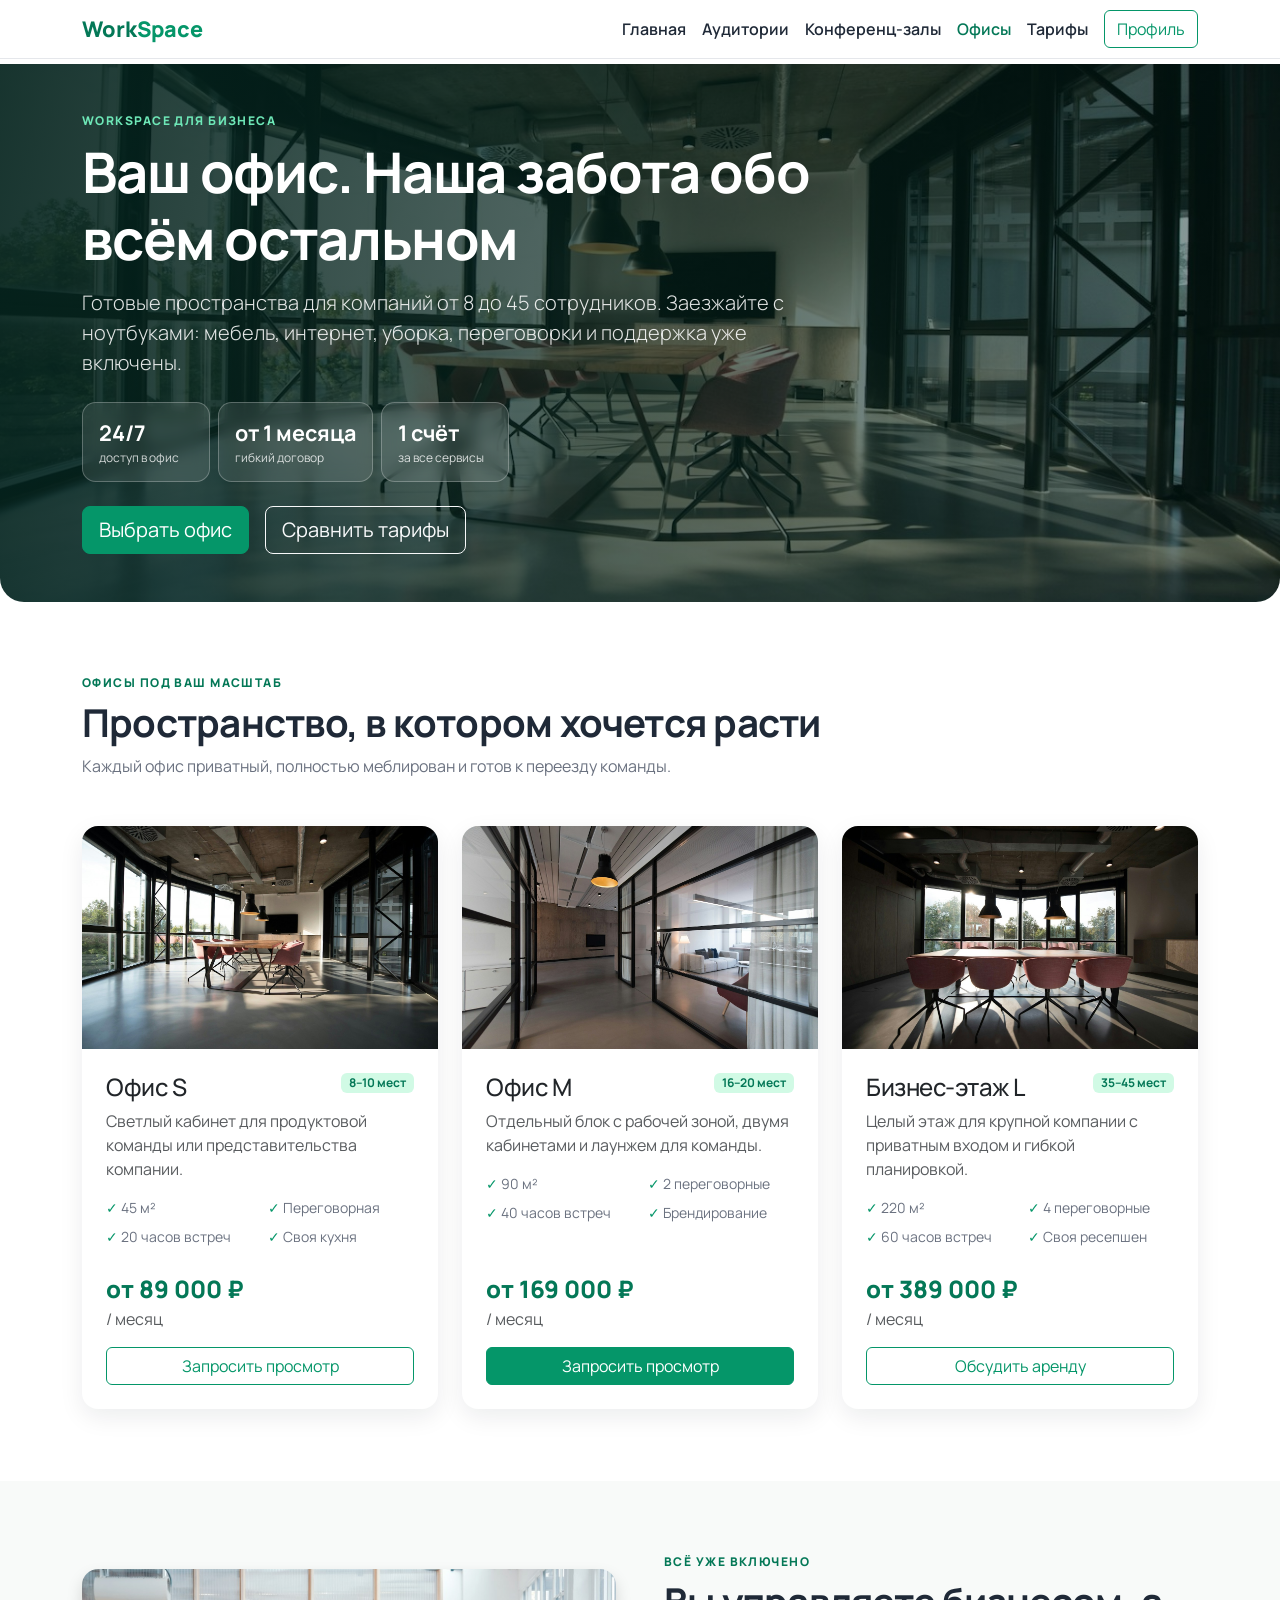
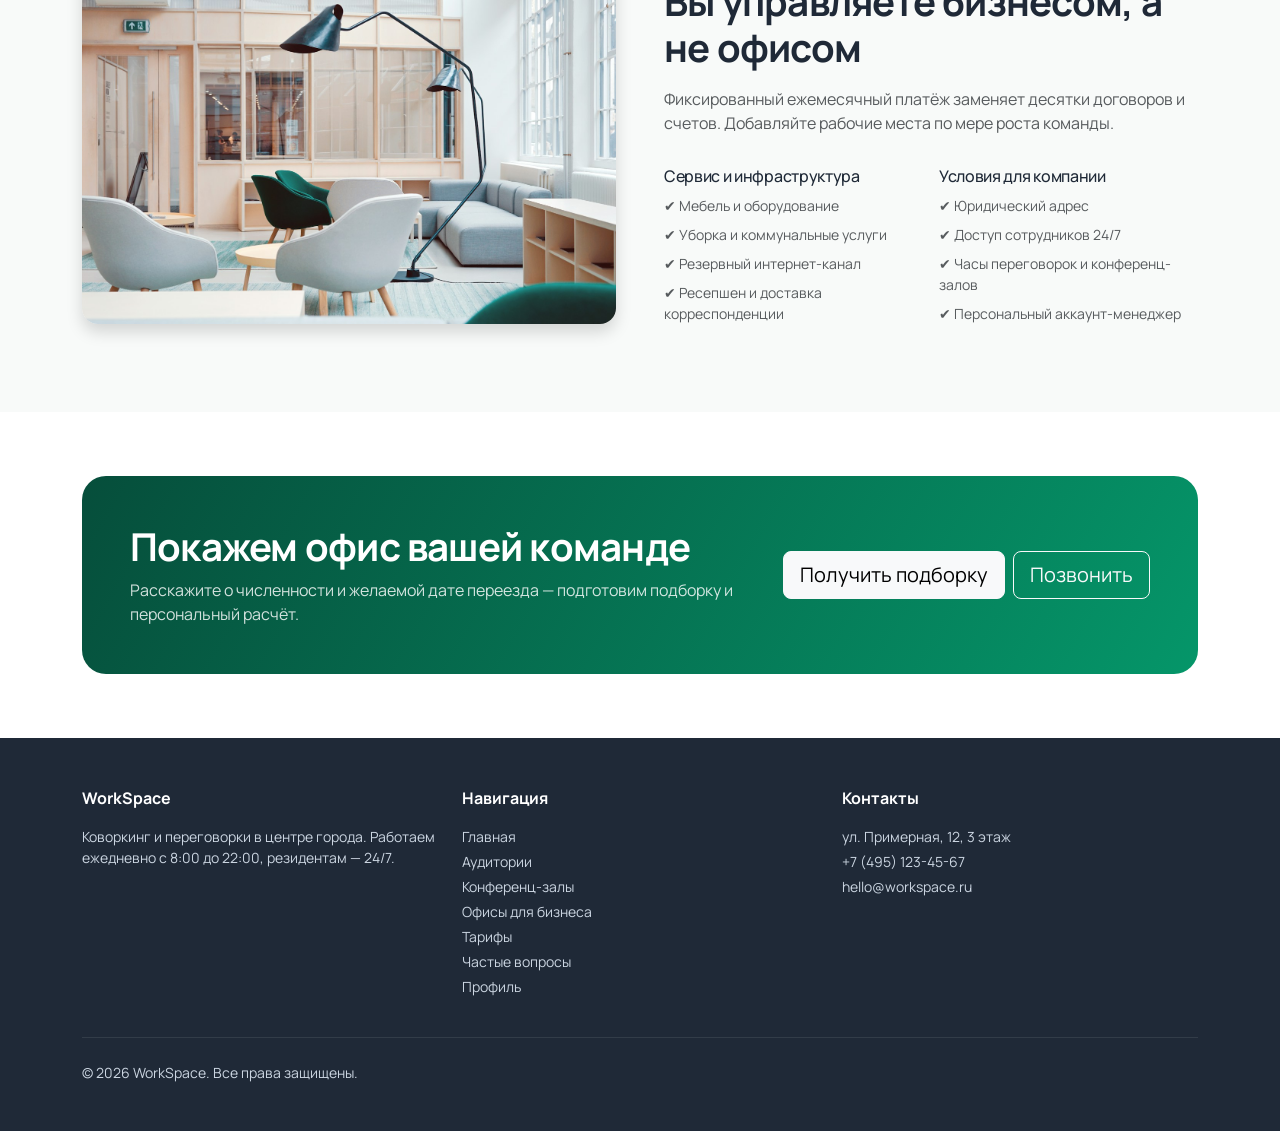
<file: offices.html>
<!DOCTYPE html>
<html lang="ru">
<head>
  <meta charset="UTF-8">
  <meta name="viewport" content="width=device-width, initial-scale=1">
  <meta name="description" content="Аренда готовых офисов для бизнеса в WorkSpace: отдельные пространства для команд от 8 до 45 сотрудников с мебелью, сервисом и доступом 24/7.">
  <title>Офисы для бизнеса — WorkSpace</title>
  <link rel="preconnect" href="https://fonts.googleapis.com">
  <link href="https://fonts.googleapis.com/css2?family=Manrope:wght@400;600;700;800&display=swap" rel="stylesheet">
  <link rel="stylesheet" href="vendor/bootstrap/css/bootstrap.min.css">
  <link rel="stylesheet" href="css/custom.css">
</head>
<body>
  <a class="skip-link" href="#main-content">Перейти к содержимому</a>

  <header>
    <nav class="navbar navbar-expand-lg bg-white fixed-top" aria-label="Основная навигация">
      <div class="container">
        <a class="navbar-brand" href="index.html">Work<span class="text-primary">Space</span></a>
        <button class="navbar-toggler" type="button" data-bs-toggle="collapse" data-bs-target="#mainNav"
                aria-controls="mainNav" aria-expanded="false" aria-label="Открыть меню">
          <span class="navbar-toggler-icon"></span>
        </button>
        <div class="collapse navbar-collapse" id="mainNav">
          <ul class="navbar-nav ms-auto mb-2 mb-lg-0 align-items-lg-center">
            <li class="nav-item"><a class="nav-link" href="index.html">Главная</a></li>
            <li class="nav-item"><a class="nav-link" href="rooms.html">Аудитории</a></li>
            <li class="nav-item"><a class="nav-link" href="conferences.html">Конференц-залы</a></li>
            <li class="nav-item"><a class="nav-link active" aria-current="page" href="offices.html">Офисы</a></li>
            <li class="nav-item"><a class="nav-link" href="index.html#tariffs">Тарифы</a></li>
            <li class="nav-item ms-lg-2">
              <a class="btn btn-outline-primary" href="profile.html" id="nav-profile-link">Профиль</a>
            </li>
          </ul>
        </div>
      </div>
    </nav>
  </header>

  <main id="main-content">
    <section class="page-hero page-hero--offices" aria-labelledby="offices-title">
      <div class="container py-5">
        <div class="col-12 col-lg-9">
          <p class="section-kicker mb-2">WorkSpace для бизнеса</p>
          <h1 class="display-4 fw-bold mb-3" id="offices-title">Ваш офис. Наша забота обо всём остальном</h1>
          <p class="lead mb-4">Готовые пространства для компаний от 8 до 45 сотрудников. Заезжайте с ноутбуками: мебель, интернет, уборка, переговорки и поддержка уже включены.</p>
          <div class="d-flex flex-wrap gap-2 mb-4" aria-label="Преимущества аренды">
            <span class="hero-stat"><strong>24/7</strong><span>доступ в офис</span></span>
            <span class="hero-stat"><strong>от 1 месяца</strong><span>гибкий договор</span></span>
            <span class="hero-stat"><strong>1 счёт</strong><span>за все сервисы</span></span>
          </div>
          <div class="d-flex flex-wrap gap-3">
            <a class="btn btn-primary btn-lg" href="#office-list">Выбрать офис</a>
            <a class="btn btn-outline-light btn-lg" href="index.html#tariffs">Сравнить тарифы</a>
          </div>
        </div>
      </div>
    </section>

    <section class="py-5" id="office-list" aria-labelledby="office-list-title">
      <div class="container py-4">
        <p class="section-kicker mb-2">Офисы под ваш масштаб</p>
        <h2 class="section-title mb-2" id="office-list-title">Пространство, в котором хочется расти</h2>
        <p class="section-subtitle mb-5">Каждый офис приватный, полностью меблирован и готов к переезду команды.</p>

        <div class="row g-4">
          <div class="col-12 col-lg-4">
            <article class="card space-card h-100">
              <img src="images/office-1.jpg" class="card-img-top" alt="Приватный офис S с панорамными окнами и рабочим столом" loading="lazy">
              <div class="card-body d-flex flex-column">
                <div class="d-flex justify-content-between align-items-start gap-2 mb-2">
                  <h3 class="h4 mb-0">Офис S</h3>
                  <span class="badge text-bg-light">8–10 мест</span>
                </div>
                <p class="text-muted">Светлый кабинет для продуктовой команды или представительства компании.</p>
                <ul class="space-features mb-4">
                  <li>45 м²</li>
                  <li>Переговорная</li>
                  <li>20 часов встреч</li>
                  <li>Своя кухня</li>
                </ul>
                <div class="mt-auto">
                  <p class="mb-3"><strong class="price">от 89 000 ₽</strong><span class="text-muted"> / месяц</span></p>
                  <a class="btn btn-outline-primary w-100" href="#inquiryModal" data-inquiry-open data-inquiry-topic="?subject=Аренда%20офиса%20S%20для%20компании">Запросить просмотр</a>
                </div>
              </div>
            </article>
          </div>

          <div class="col-12 col-lg-4">
            <article class="card space-card h-100">
              <img src="images/office-2.jpg" class="card-img-top" alt="Офис M с приватными стеклянными кабинетами и лаунж-зоной" loading="lazy">
              <div class="card-body d-flex flex-column">
                <div class="d-flex justify-content-between align-items-start gap-2 mb-2">
                  <h3 class="h4 mb-0">Офис M</h3>
                  <span class="badge text-bg-light">16–20 мест</span>
                </div>
                <p class="text-muted">Отдельный блок с рабочей зоной, двумя кабинетами и лаунжем для команды.</p>
                <ul class="space-features mb-4">
                  <li>90 м²</li>
                  <li>2 переговорные</li>
                  <li>40 часов встреч</li>
                  <li>Брендирование</li>
                </ul>
                <div class="mt-auto">
                  <p class="mb-3"><strong class="price">от 169 000 ₽</strong><span class="text-muted"> / месяц</span></p>
                  <a class="btn btn-primary w-100" href="#inquiryModal" data-inquiry-open data-inquiry-topic="?subject=Аренда%20офиса%20M%20для%20компании">Запросить просмотр</a>
                </div>
              </div>
            </article>
          </div>

          <div class="col-12 col-lg-4">
            <article class="card space-card h-100">
              <img src="images/office-3.jpg" class="card-img-top" alt="Большой бизнес-этаж L с просторной зоной для совещаний" loading="lazy">
              <div class="card-body d-flex flex-column">
                <div class="d-flex justify-content-between align-items-start gap-2 mb-2">
                  <h3 class="h4 mb-0">Бизнес-этаж L</h3>
                  <span class="badge text-bg-light">35–45 мест</span>
                </div>
                <p class="text-muted">Целый этаж для крупной компании с приватным входом и гибкой планировкой.</p>
                <ul class="space-features mb-4">
                  <li>220 м²</li>
                  <li>4 переговорные</li>
                  <li>60 часов встреч</li>
                  <li>Своя ресепшен</li>
                </ul>
                <div class="mt-auto">
                  <p class="mb-3"><strong class="price">от 389 000 ₽</strong><span class="text-muted"> / месяц</span></p>
                  <a class="btn btn-outline-primary w-100" href="#inquiryModal" data-inquiry-open data-inquiry-topic="?subject=Аренда%20бизнес-этажа%20L">Обсудить аренду</a>
                </div>
              </div>
            </article>
          </div>
        </div>
      </div>
    </section>

    <section class="section-alt py-5" aria-labelledby="office-included-title">
      <div class="container py-4">
        <div class="row align-items-center g-5">
          <div class="col-12 col-lg-6">
            <img src="images/tariff-company.jpg" class="img-fluid rounded-4 shadow" alt="Лаунж-зона корпоративного пространства WorkSpace" loading="lazy">
          </div>
          <div class="col-12 col-lg-6">
            <p class="section-kicker mb-2">Всё уже включено</p>
            <h2 class="section-title mb-3" id="office-included-title">Вы управляете бизнесом, а не офисом</h2>
            <p class="text-muted">Фиксированный ежемесячный платёж заменяет десятки договоров и счетов. Добавляйте рабочие места по мере роста команды.</p>
            <div class="row g-3 mt-2">
              <div class="col-12 col-sm-6">
                <h3 class="h6">Сервис и инфраструктура</h3>
                <ul class="list-unstyled text-muted small">
                  <li class="mb-2">✔ Мебель и оборудование</li>
                  <li class="mb-2">✔ Уборка и коммунальные услуги</li>
                  <li class="mb-2">✔ Резервный интернет-канал</li>
                  <li class="mb-2">✔ Ресепшен и доставка корреспонденции</li>
                </ul>
              </div>
              <div class="col-12 col-sm-6">
                <h3 class="h6">Условия для компании</h3>
                <ul class="list-unstyled text-muted small">
                  <li class="mb-2">✔ Юридический адрес</li>
                  <li class="mb-2">✔ Доступ сотрудников 24/7</li>
                  <li class="mb-2">✔ Часы переговорок и конференц-залов</li>
                  <li class="mb-2">✔ Персональный аккаунт-менеджер</li>
                </ul>
              </div>
            </div>
          </div>
        </div>
      </div>
    </section>

    <section class="py-5">
      <div class="container py-3">
        <div class="business-cta d-flex flex-column flex-lg-row justify-content-between align-items-lg-center gap-4">
          <div>
            <h2 class="section-title mb-2">Покажем офис вашей команде</h2>
            <p class="mb-0">Расскажите о численности и желаемой дате переезда — подготовим подборку и персональный расчёт.</p>
          </div>
          <div class="d-flex flex-wrap gap-2 flex-shrink-0">
            <a class="btn btn-light btn-lg" href="#inquiryModal" data-inquiry-open data-inquiry-topic="?subject=Подбор%20офиса%20для%20компании">Получить подборку</a>
            <a class="btn btn-outline-light btn-lg" href="tel:+74951234567">Позвонить</a>
          </div>
        </div>
      </div>
    </section>
  </main>

  <footer class="py-5">
    <div class="container">
      <div class="row g-4">
        <div class="col-12 col-md-4">
          <p class="footer-heading fw-bold">WorkSpace</p>
          <p class="small">Коворкинг и переговорки в центре города. Работаем ежедневно с 8:00 до 22:00, резидентам — 24/7.</p>
        </div>
        <div class="col-12 col-md-4">
          <p class="footer-heading fw-bold">Навигация</p>
          <ul class="list-unstyled small">
            <li class="mb-1"><a href="index.html">Главная</a></li>
            <li class="mb-1"><a href="rooms.html">Аудитории</a></li>
            <li class="mb-1"><a href="conferences.html">Конференц-залы</a></li>
            <li class="mb-1"><a href="offices.html">Офисы для бизнеса</a></li>
            <li class="mb-1"><a href="index.html#tariffs">Тарифы</a></li>
            <li class="mb-1"><a href="index.html#faq">Частые вопросы</a></li>
            <li class="mb-1"><a href="profile.html">Профиль</a></li>
          </ul>
        </div>
        <div class="col-12 col-md-4">
          <p class="footer-heading fw-bold">Контакты</p>
          <ul class="list-unstyled small">
            <li class="mb-1">ул. Примерная, 12, 3 этаж</li>
            <li class="mb-1"><a href="tel:+74951234567">+7 (495) 123-45-67</a></li>
            <li class="mb-1"><a href="#inquiryModal" data-inquiry-open data-inquiry-topic="">hello@workspace.ru</a></li>
          </ul>
        </div>
      </div>
      <hr class="border-secondary my-4">
      <p class="small mb-0">© <span id="current-year">2026</span> WorkSpace. Все права защищены.</p>
    </div>
  </footer>

  <div class="toast-container position-fixed bottom-0 end-0 p-3" id="toast-container" aria-live="polite"></div>

  <script src="vendor/bootstrap/js/bootstrap.bundle.min.js"></script>
  <script src="js/data.js"></script>
  <script src="js/main.js"></script>
  <script src="js/inquiry.js"></script>
</body>
</html>
</file>
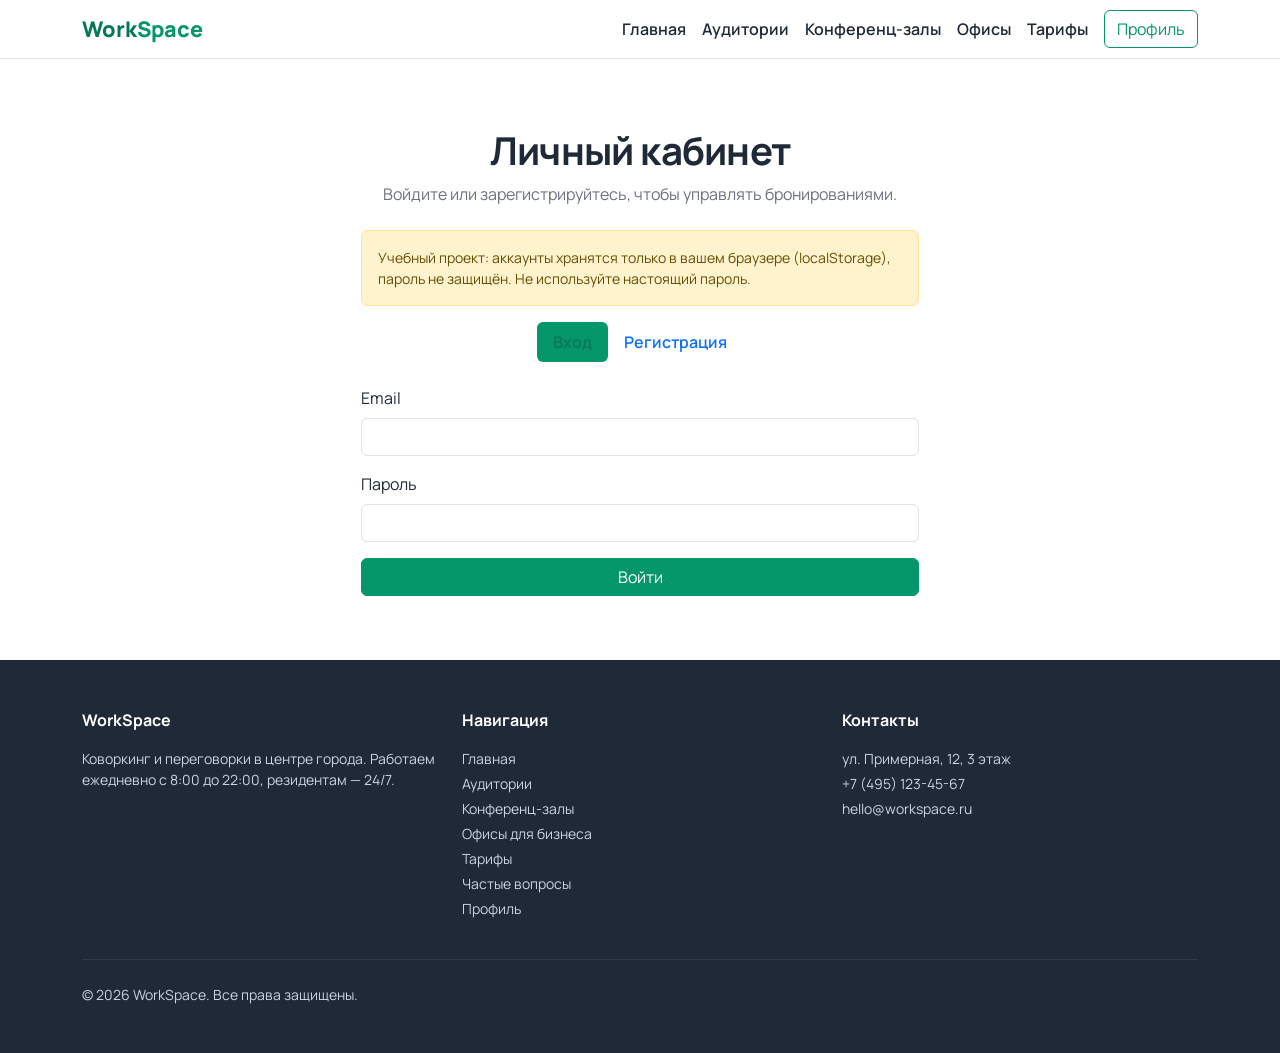
<file: profile.html>
<!DOCTYPE html>
<html lang="ru">
<head>
  <meta charset="UTF-8">
  <meta name="viewport" content="width=device-width, initial-scale=1">
  <meta name="description" content="Профиль клиента WorkSpace: вход и регистрация, мои бронирования переговорок, настройки аккаунта.">
  <title>Профиль — WorkSpace</title>
  <link rel="preconnect" href="https://fonts.googleapis.com">
  <link href="https://fonts.googleapis.com/css2?family=Manrope:wght@400;600;700;800&display=swap" rel="stylesheet">
  <link rel="stylesheet" href="vendor/bootstrap/css/bootstrap.min.css">
  <link rel="stylesheet" href="css/custom.css">
</head>
<body>
  <a class="skip-link" href="#main-content">Перейти к содержимому</a>

  <header>
    <nav class="navbar navbar-expand-lg bg-white fixed-top" aria-label="Основная навигация">
      <div class="container">
        <a class="navbar-brand" href="index.html">Work<span class="text-primary">Space</span></a>
        <button class="navbar-toggler" type="button" data-bs-toggle="collapse" data-bs-target="#mainNav"
                aria-controls="mainNav" aria-expanded="false" aria-label="Открыть меню">
          <span class="navbar-toggler-icon"></span>
        </button>
        <div class="collapse navbar-collapse" id="mainNav">
          <ul class="navbar-nav ms-auto mb-2 mb-lg-0 align-items-lg-center">
            <li class="nav-item"><a class="nav-link" href="index.html">Главная</a></li>
            <li class="nav-item"><a class="nav-link" href="rooms.html">Аудитории</a></li>
            <li class="nav-item"><a class="nav-link" href="conferences.html">Конференц-залы</a></li>
            <li class="nav-item"><a class="nav-link" href="offices.html">Офисы</a></li>
            <li class="nav-item"><a class="nav-link" href="index.html#tariffs">Тарифы</a></li>
            <li class="nav-item ms-lg-2">
              <a class="btn btn-outline-primary" href="profile.html" id="nav-profile-link">Профиль</a>
            </li>
          </ul>
        </div>
      </div>
    </nav>
  </header>

  <main id="main-content">
    <section class="py-5">
      <div class="container py-3">

        <!-- Блок авторизации: показывается, если пользователь не вошёл -->
        <div id="auth-block" class="col-12 col-lg-6 mx-auto d-none">
          <h1 class="section-title text-center mb-2">Личный кабинет</h1>
          <p class="section-subtitle text-center mx-auto mb-4">Войдите или зарегистрируйтесь, чтобы управлять бронированиями.</p>

          <div class="alert alert-warning small" role="note">
            Учебный проект: аккаунты хранятся только в вашем браузере (localStorage), пароль не защищён.
            Не используйте настоящий пароль.
          </div>

          <ul class="nav nav-pills justify-content-center mb-4" id="auth-tabs" role="tablist">
            <li class="nav-item" role="presentation">
              <button class="nav-link active" id="tab-login" data-bs-toggle="pill" data-bs-target="#pane-login"
                      type="button" role="tab" aria-controls="pane-login" aria-selected="true">Вход</button>
            </li>
            <li class="nav-item" role="presentation">
              <button class="nav-link" id="tab-register" data-bs-toggle="pill" data-bs-target="#pane-register"
                      type="button" role="tab" aria-controls="pane-register" aria-selected="false">Регистрация</button>
            </li>
          </ul>

          <div class="tab-content">
            <!-- Вход -->
            <div class="tab-pane fade show active" id="pane-login" role="tabpanel" aria-labelledby="tab-login">
              <form id="login-form" novalidate>
                <div class="mb-3">
                  <label class="form-label" for="login-email">Email</label>
                  <input type="email" class="form-control" id="login-email" autocomplete="email" required>
                  <div class="invalid-feedback">Введите корректный email.</div>
                </div>
                <div class="mb-3">
                  <label class="form-label" for="login-password">Пароль</label>
                  <input type="password" class="form-control" id="login-password" minlength="4" autocomplete="current-password" required>
                  <div class="invalid-feedback">Пароль — минимум 4 символа.</div>
                </div>
                <div class="alert alert-danger d-none" role="alert" id="login-error"></div>
                <button type="submit" class="btn btn-primary w-100">Войти</button>
              </form>
            </div>

            <!-- Регистрация -->
            <div class="tab-pane fade" id="pane-register" role="tabpanel" aria-labelledby="tab-register">
              <form id="register-form" novalidate>
                <div class="mb-3">
                  <label class="form-label" for="register-name">Имя</label>
                  <input type="text" class="form-control" id="register-name" minlength="2" autocomplete="name" required>
                  <div class="invalid-feedback">Введите имя (минимум 2 символа).</div>
                </div>
                <div class="mb-3">
                  <label class="form-label" for="register-email">Email</label>
                  <input type="email" class="form-control" id="register-email" autocomplete="email" required>
                  <div class="invalid-feedback">Введите корректный email.</div>
                </div>
                <div class="mb-3">
                  <label class="form-label" for="register-phone">Телефон</label>
                  <div class="input-group">
                    <span class="input-group-text">+7</span>
                    <input type="tel" class="form-control" id="register-phone" placeholder="(999) 123-45-67"
                           pattern="[\d\s()\-]{10,16}" autocomplete="tel" required>
                    <div class="invalid-feedback">Введите телефон: 10 цифр.</div>
                  </div>
                </div>
                <div class="mb-3">
                  <label class="form-label" for="register-password">Пароль</label>
                  <input type="password" class="form-control" id="register-password" minlength="4" autocomplete="new-password" required>
                  <div class="invalid-feedback">Пароль — минимум 4 символа.</div>
                </div>
                <div class="mb-3 form-check">
                  <input type="checkbox" class="form-check-input" id="register-agree" required>
                  <label class="form-check-label" for="register-agree">Согласен с условиями использования</label>
                  <div class="invalid-feedback">Нужно согласие, чтобы продолжить.</div>
                </div>
                <div class="alert alert-danger d-none" role="alert" id="register-error"></div>
                <button type="submit" class="btn btn-primary w-100">Зарегистрироваться</button>
              </form>
            </div>
          </div>
        </div>

        <!-- Блок профиля: показывается после входа -->
        <div id="profile-block" class="profile-dashboard d-none">
          <div class="profile-heading d-flex flex-wrap justify-content-between align-items-start gap-3">
            <div>
              <p class="section-kicker mb-2">Личный кабинет</p>
              <h1 class="section-title mb-2">Настройки аккаунта</h1>
              <p class="profile-heading__subtitle mb-0">Личные данные и ваши бронирования — в одном месте.</p>
            </div>
            <button class="btn profile-logout-btn" id="logout-btn" type="button">
              <svg viewBox="0 0 24 24" fill="none" stroke="currentColor" stroke-width="1.8" aria-hidden="true">
                <path d="M10 17l5-5-5-5M15 12H3M15 4h4a2 2 0 0 1 2 2v12a2 2 0 0 1-2 2h-5"/>
              </svg>
              Выйти
            </button>
          </div>

          <div class="row g-4 align-items-start">
            <div class="col-12 col-xl-4">
              <aside class="profile-summary" aria-label="Сведения об аккаунте">
                <div class="profile-summary__identity">
                  <span class="avatar-circle profile-avatar" id="profile-avatar" aria-hidden="true">?</span>
                  <h2 class="h4 mb-2" id="profile-name-view">—</h2>
                  <p class="profile-summary__email mb-0" id="profile-email-view">—</p>
                </div>
                <div class="profile-summary__contact">
                  <span>Номер телефона</span>
                  <strong id="profile-phone-view">—</strong>
                </div>
                <nav class="profile-nav" aria-label="Разделы личного кабинета">
                  <a class="profile-nav__link active" href="#account-settings">
                    <svg viewBox="0 0 24 24" fill="none" stroke="currentColor" stroke-width="1.8" aria-hidden="true">
                      <circle cx="12" cy="8" r="4"/><path d="M4 21a8 8 0 0 1 16 0"/>
                    </svg>
                    Настройки аккаунта
                  </a>
                  <a class="profile-nav__link" href="#my-bookings">
                    <svg viewBox="0 0 24 24" fill="none" stroke="currentColor" stroke-width="1.8" aria-hidden="true">
                      <rect x="3" y="5" width="18" height="16" rx="2"/><path d="M16 3v4M8 3v4M3 11h18"/>
                    </svg>
                    Мои бронирования
                  </a>
                </nav>
              </aside>
            </div>

            <div class="col-12 col-xl-8">
              <section class="profile-panel" id="account-settings" aria-labelledby="account-settings-title">
                <div class="profile-panel__header">
                  <div>
                    <h2 class="h4 mb-1" id="account-settings-title">Личные данные</h2>
                    <p class="mb-0">Эти данные используются при оформлении бронирования.</p>
                  </div>
                  <span class="profile-panel__icon" aria-hidden="true">
                    <svg viewBox="0 0 24 24" fill="none" stroke="currentColor" stroke-width="1.8">
                      <path d="M12 15.5a3.5 3.5 0 1 0 0-7 3.5 3.5 0 0 0 0 7Z"/>
                      <path d="M19.4 15a1.7 1.7 0 0 0 .34 1.88l.06.06-2.83 2.83-.06-.06a1.7 1.7 0 0 0-1.88-.34 1.7 1.7 0 0 0-1.03 1.56V21h-4v-.08A1.7 1.7 0 0 0 9 19.37a1.7 1.7 0 0 0-1.88.34l-.06.06-2.83-2.83.06-.06A1.7 1.7 0 0 0 4.63 15 1.7 1.7 0 0 0 3.08 14H3v-4h.08A1.7 1.7 0 0 0 4.63 9a1.7 1.7 0 0 0-.34-1.88l-.06-.06 2.83-2.83.06.06A1.7 1.7 0 0 0 9 4.63 1.7 1.7 0 0 0 10 3.08V3h4v.08A1.7 1.7 0 0 0 15 4.63a1.7 1.7 0 0 0 1.88-.34l.06-.06 2.83 2.83-.06.06A1.7 1.7 0 0 0 19.37 9 1.7 1.7 0 0 0 20.92 10H21v4h-.08A1.7 1.7 0 0 0 19.4 15Z"/>
                    </svg>
                  </span>
                </div>
                <form id="profile-form" class="profile-form" novalidate>
                  <div class="row g-3">
                    <div class="col-12 col-md-6">
                      <label class="form-label" for="profile-name">Имя</label>
                      <input type="text" class="form-control" id="profile-name" minlength="2" autocomplete="name" required>
                      <div class="invalid-feedback">Введите имя (минимум 2 символа).</div>
                    </div>
                    <div class="col-12 col-md-6">
                      <label class="form-label" for="profile-email">Email</label>
                      <input type="email" class="form-control" id="profile-email" autocomplete="email" required>
                      <div class="invalid-feedback">Введите корректный email.</div>
                    </div>
                    <div class="col-12 col-md-6">
                      <label class="form-label" for="profile-phone">Телефон</label>
                      <div class="input-group">
                        <span class="input-group-text">+7</span>
                        <input type="tel" class="form-control" id="profile-phone" pattern="[\d\s()\-]{10,16}" autocomplete="tel" required>
                        <div class="invalid-feedback">Введите телефон: 10 цифр.</div>
                      </div>
                    </div>
                  </div>
                  <div class="profile-form__footer">
                    <button type="submit" class="btn btn-primary">Сохранить изменения</button>
                  </div>
                </form>
              </section>

              <section class="profile-panel" id="my-bookings" aria-labelledby="bookings-title">
                <div class="profile-panel__header profile-panel__header--bookings">
                  <div>
                    <h2 class="h4 mb-1" id="bookings-title">Мои бронирования</h2>
                    <p class="mb-0">История и предстоящие посещения WorkSpace.</p>
                  </div>
                  <span class="profile-count" id="bookings-count">0</span>
                </div>
                <div id="bookings-list" aria-live="polite"></div>
                <div class="profile-empty text-center d-none" id="bookings-empty">
                  <span class="profile-empty__icon" aria-hidden="true">
                    <svg viewBox="0 0 24 24" fill="none" stroke="currentColor" stroke-width="1.6">
                      <rect x="3" y="5" width="18" height="16" rx="2"/><path d="M16 3v4M8 3v4M3 11h18M8 15h2M14 15h2"/>
                    </svg>
                  </span>
                  <h3 class="h5">Здесь появятся ваши бронирования</h3>
                  <p>Выберите подходящую переговорку и удобное время.</p>
                  <a class="btn btn-primary" href="rooms.html">Выбрать переговорку</a>
                </div>
              </section>

              <section class="profile-panel" id="my-favorites" aria-labelledby="favorites-title">
                <div class="profile-panel__header">
                  <div>
                    <h2 class="h4 mb-1" id="favorites-title">Избранные переговорки</h2>
                    <p class="mb-0">Комнаты, к которым можно быстро вернуться.</p>
                  </div>
                  <span class="profile-count" id="favorites-count">0</span>
                </div>
                <div class="profile-favorites-list" id="favorites-list" aria-live="polite"></div>
                <div class="profile-empty text-center d-none" id="favorites-empty">
                  <h3 class="h5">В избранном пока пусто</h3>
                  <p>Нажмите на сердечко в карточке переговорки, чтобы сохранить её здесь.</p>
                  <a class="btn btn-primary" href="rooms.html">Перейти в каталог</a>
                </div>
              </section>
            </div>
          </div>

          <div class="modal fade" id="cancel-booking-modal" tabindex="-1" aria-labelledby="cancel-booking-title" aria-hidden="true">
            <div class="modal-dialog modal-dialog-centered">
              <div class="modal-content profile-modal">
                <div class="modal-header">
                  <h2 class="modal-title h5" id="cancel-booking-title">Отменить бронирование?</h2>
                  <button type="button" class="btn-close" data-bs-dismiss="modal" aria-label="Закрыть"></button>
                </div>
                <div class="modal-body">
                  <p class="profile-modal__booking" id="cancel-booking-name"></p>
                  <p class="text-muted mb-0" id="cancel-booking-details"></p>
                  <p class="small text-muted mt-3 mb-0">Это действие нельзя отменить.</p>
                </div>
                <div class="modal-footer">
                  <button type="button" class="btn btn-light" data-bs-dismiss="modal">Оставить бронь</button>
                  <button type="button" class="btn btn-danger" id="confirm-cancel-booking">Да, отменить</button>
                </div>
              </div>
            </div>
          </div>
        </div>

      </div>
    </section>
  </main>

  <footer class="py-5">
    <div class="container">
      <div class="row g-4">
        <div class="col-12 col-md-4">
          <p class="footer-heading fw-bold">WorkSpace</p>
          <p class="small">Коворкинг и переговорки в центре города. Работаем ежедневно с 8:00 до 22:00, резидентам — 24/7.</p>
        </div>
        <div class="col-12 col-md-4">
          <p class="footer-heading fw-bold">Навигация</p>
          <ul class="list-unstyled small">
            <li class="mb-1"><a href="index.html">Главная</a></li>
            <li class="mb-1"><a href="rooms.html">Аудитории</a></li>
            <li class="mb-1"><a href="conferences.html">Конференц-залы</a></li>
            <li class="mb-1"><a href="offices.html">Офисы для бизнеса</a></li>
            <li class="mb-1"><a href="index.html#tariffs">Тарифы</a></li>
            <li class="mb-1"><a href="index.html#faq">Частые вопросы</a></li>
            <li class="mb-1"><a href="profile.html">Профиль</a></li>
          </ul>
        </div>
        <div class="col-12 col-md-4">
          <p class="footer-heading fw-bold">Контакты</p>
          <ul class="list-unstyled small">
            <li class="mb-1">ул. Примерная, 12, 3 этаж</li>
            <li class="mb-1"><a href="tel:+74951234567">+7 (495) 123-45-67</a></li>
            <li class="mb-1"><a href="#inquiryModal" data-inquiry-open data-inquiry-topic="">hello@workspace.ru</a></li>
          </ul>
        </div>
      </div>
      <hr class="border-secondary my-4">
      <p class="small mb-0">© <span id="current-year">2026</span> WorkSpace. Все права защищены.</p>
    </div>
  </footer>

  <div class="toast-container position-fixed bottom-0 end-0 p-3" id="toast-container" aria-live="polite"></div>

  <script src="vendor/bootstrap/js/bootstrap.bundle.min.js"></script>
  <script src="js/data.js"></script>
  <script src="js/main.js"></script>
  <script src="js/inquiry.js"></script>
  <script src="js/profile.js"></script>
</body>
</html>
</file>
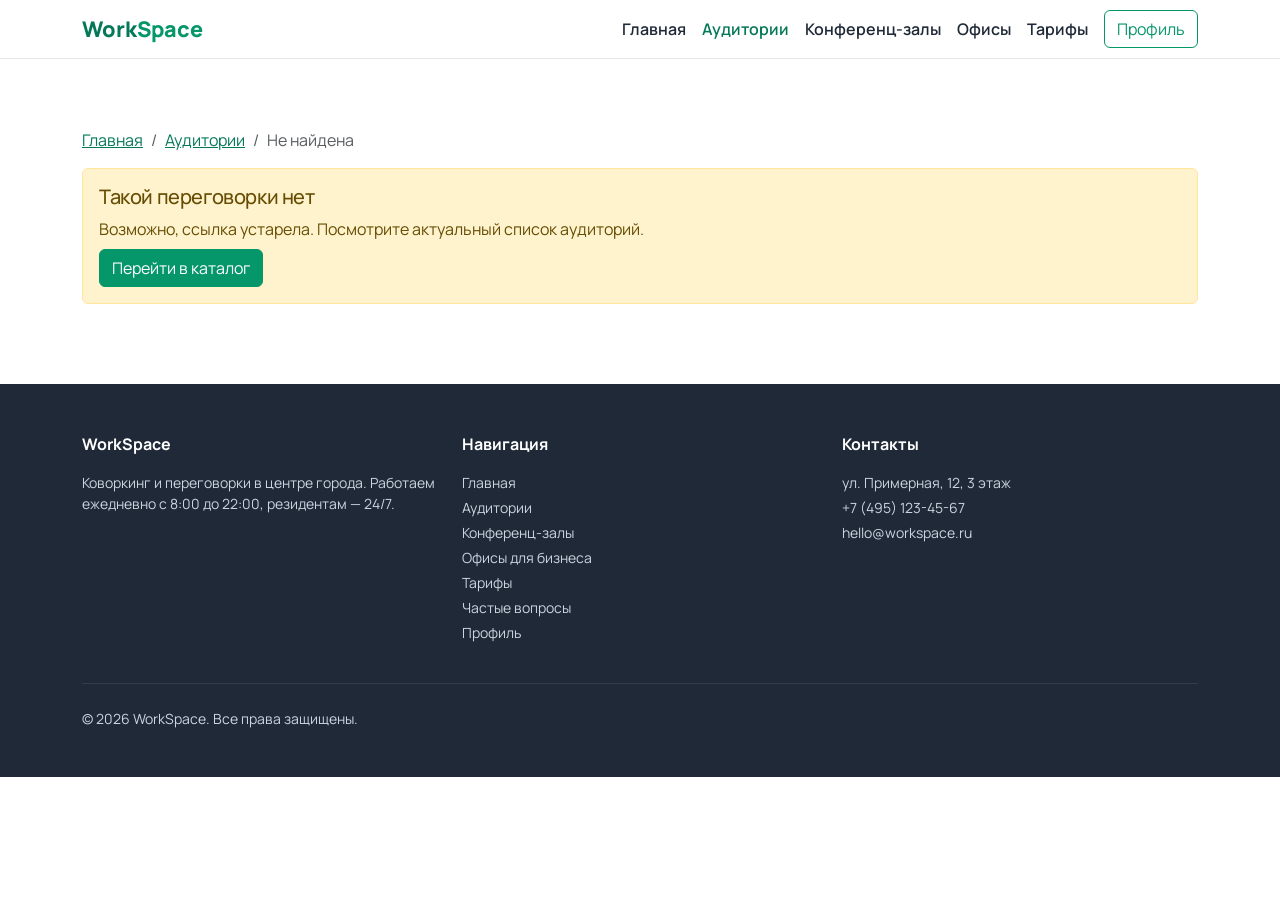
<file: room.html>
<!DOCTYPE html>
<html lang="ru">
<head>
  <meta charset="UTF-8">
  <meta name="viewport" content="width=device-width, initial-scale=1">
  <meta name="description" content="Подробное описание переговорки коворкинга WorkSpace: фотографии, оснащение, вместимость и цена.">
  <title>Переговорка — WorkSpace</title>
  <link rel="preconnect" href="https://fonts.googleapis.com">
  <link href="https://fonts.googleapis.com/css2?family=Manrope:wght@400;600;700;800&display=swap" rel="stylesheet">
  <link rel="stylesheet" href="vendor/bootstrap/css/bootstrap.min.css">
  <link rel="stylesheet" href="css/custom.css">
</head>
<body>
  <a class="skip-link" href="#main-content">Перейти к содержимому</a>

  <header>
    <nav class="navbar navbar-expand-lg bg-white fixed-top" aria-label="Основная навигация">
      <div class="container">
        <a class="navbar-brand" href="index.html">Work<span class="text-primary">Space</span></a>
        <button class="navbar-toggler" type="button" data-bs-toggle="collapse" data-bs-target="#mainNav"
                aria-controls="mainNav" aria-expanded="false" aria-label="Открыть меню">
          <span class="navbar-toggler-icon"></span>
        </button>
        <div class="collapse navbar-collapse" id="mainNav">
          <ul class="navbar-nav ms-auto mb-2 mb-lg-0 align-items-lg-center">
            <li class="nav-item"><a class="nav-link" href="index.html">Главная</a></li>
            <li class="nav-item"><a class="nav-link active" aria-current="page" href="rooms.html">Аудитории</a></li>
            <li class="nav-item"><a class="nav-link" href="conferences.html">Конференц-залы</a></li>
            <li class="nav-item"><a class="nav-link" href="offices.html">Офисы</a></li>
            <li class="nav-item"><a class="nav-link" href="index.html#tariffs">Тарифы</a></li>
            <li class="nav-item ms-lg-2">
              <a class="btn btn-outline-primary" href="profile.html" id="nav-profile-link">Профиль</a>
            </li>
          </ul>
        </div>
      </div>
    </nav>
  </header>

  <main id="main-content">
    <section class="py-5">
      <div class="container py-3">
        <nav aria-label="Хлебные крошки">
          <ol class="breadcrumb">
            <li class="breadcrumb-item"><a href="index.html">Главная</a></li>
            <li class="breadcrumb-item"><a href="rooms.html">Аудитории</a></li>
            <li class="breadcrumb-item active" aria-current="page" id="breadcrumb-room">Переговорка</li>
          </ol>
        </nav>

        <!-- Контент страницы рендерится из js/data.js по ?id= -->
        <div id="room-detail" aria-live="polite"></div>
      </div>
    </section>
  </main>

  <!-- Модальное окно бронирования (то же, что на странице каталога) -->
  <div class="modal fade" id="bookingModal" tabindex="-1" aria-labelledby="bookingModalLabel" aria-hidden="true">
    <div class="modal-dialog modal-dialog-centered">
      <div class="modal-content">
        <div class="modal-header">
          <h2 class="modal-title h5" id="bookingModalLabel">Бронирование</h2>
          <button type="button" class="btn-close" data-bs-dismiss="modal" aria-label="Закрыть"></button>
        </div>
        <form id="booking-form" novalidate>
          <div class="modal-body">
            <p class="fw-semibold mb-3" id="booking-room-name"></p>
            <input type="hidden" id="booking-room-id">

            <div class="row g-3">
              <div class="col-12 col-sm-6">
                <label class="form-label" for="booking-date">Дата</label>
                <input type="date" class="form-control" id="booking-date" required>
                <div class="invalid-feedback">Выберите дату не раньше сегодняшнего дня.</div>
              </div>
              <div class="col-12 col-sm-6">
                <label class="form-label" for="booking-time">Время начала</label>
                <input type="time" class="form-control" id="booking-time" min="08:00" max="21:00" required>
                <div class="invalid-feedback">Укажите время с 08:00 до 21:00.</div>
              </div>
              <div class="col-12">
                <label class="form-label" for="booking-duration">Длительность</label>
                <select class="form-select" id="booking-duration" required>
                  <option value="" selected disabled>Выберите длительность</option>
                  <option value="1">1 час</option>
                  <option value="2">2 часа</option>
                  <option value="3">3 часа</option>
                  <option value="4">4 часа</option>
                  <option value="8">Весь день (8 часов)</option>
                </select>
                <div class="invalid-feedback">Выберите длительность бронирования.</div>
              </div>
              <fieldset class="col-12">
                <legend class="form-label">Дополнительные услуги</legend>
                <div class="form-check">
                  <input class="form-check-input" type="checkbox" id="service-coffee" value="500" data-booking-service data-name="Кофе-брейк">
                  <label class="form-check-label d-flex justify-content-between gap-3" for="service-coffee"><span>Кофе-брейк</span><span>500 ₽</span></label>
                </div>
                <div class="form-check">
                  <input class="form-check-input" type="checkbox" id="service-projector" value="700" data-booking-service data-name="Дополнительный проектор">
                  <label class="form-check-label d-flex justify-content-between gap-3" for="service-projector"><span>Дополнительный проектор</span><span>700 ₽</span></label>
                </div>
                <div class="form-check">
                  <input class="form-check-input" type="checkbox" id="service-serving" value="1000" data-booking-service data-name="Сервировка стола">
                  <label class="form-check-label d-flex justify-content-between gap-3" for="service-serving"><span>Сервировка стола</span><span>1 000 ₽</span></label>
                </div>
                <p class="text-muted small mb-0 mt-2">Стоимость услуг добавляется к бронированию один раз.</p>
              </fieldset>
              <div class="col-12">
                <label class="form-label" for="booking-name">Ваше имя</label>
                <input type="text" class="form-control" id="booking-name" minlength="2" autocomplete="name" required>
                <div class="invalid-feedback">Введите имя (минимум 2 символа).</div>
              </div>
              <div class="col-12">
                <label class="form-label" for="booking-phone">Телефон</label>
                <div class="input-group">
                  <span class="input-group-text">+7</span>
                  <input type="tel" class="form-control" id="booking-phone" placeholder="(999) 123-45-67"
                         pattern="[\d\s()\-]{10,16}" autocomplete="tel" required>
                  <div class="invalid-feedback">Введите телефон: 10 цифр, например (999) 123-45-67.</div>
                </div>
              </div>
            </div>

            <div class="booking-total mt-3">
              <p class="mb-1">Итого: <strong class="price" id="booking-total">—</strong></p>
              <p class="text-muted small mb-0" id="booking-total-details">Выберите длительность, чтобы рассчитать стоимость.</p>
            </div>
          </div>
          <div class="modal-footer">
            <button type="button" class="btn btn-outline-secondary" data-bs-dismiss="modal">Отмена</button>
            <button type="submit" class="btn btn-primary">Подтвердить бронь</button>
          </div>
        </form>
      </div>
    </div>
  </div>

  <footer class="py-5">
    <div class="container">
      <div class="row g-4">
        <div class="col-12 col-md-4">
          <p class="footer-heading fw-bold">WorkSpace</p>
          <p class="small">Коворкинг и переговорки в центре города. Работаем ежедневно с 8:00 до 22:00, резидентам — 24/7.</p>
        </div>
        <div class="col-12 col-md-4">
          <p class="footer-heading fw-bold">Навигация</p>
          <ul class="list-unstyled small">
            <li class="mb-1"><a href="index.html">Главная</a></li>
            <li class="mb-1"><a href="rooms.html">Аудитории</a></li>
            <li class="mb-1"><a href="conferences.html">Конференц-залы</a></li>
            <li class="mb-1"><a href="offices.html">Офисы для бизнеса</a></li>
            <li class="mb-1"><a href="index.html#tariffs">Тарифы</a></li>
            <li class="mb-1"><a href="index.html#faq">Частые вопросы</a></li>
            <li class="mb-1"><a href="profile.html">Профиль</a></li>
          </ul>
        </div>
        <div class="col-12 col-md-4">
          <p class="footer-heading fw-bold">Контакты</p>
          <ul class="list-unstyled small">
            <li class="mb-1">ул. Примерная, 12, 3 этаж</li>
            <li class="mb-1"><a href="tel:+74951234567">+7 (495) 123-45-67</a></li>
            <li class="mb-1"><a href="#inquiryModal" data-inquiry-open data-inquiry-topic="">hello@workspace.ru</a></li>
          </ul>
        </div>
      </div>
      <hr class="border-secondary my-4">
      <p class="small mb-0">© <span id="current-year">2026</span> WorkSpace. Все права защищены.</p>
    </div>
  </footer>

  <div class="toast-container position-fixed bottom-0 end-0 p-3" id="toast-container" aria-live="polite"></div>

  <script src="vendor/bootstrap/js/bootstrap.bundle.min.js"></script>
  <script src="js/data.js"></script>
  <script src="js/main.js"></script>
  <script src="js/inquiry.js"></script>
  <script src="js/booking.js"></script>
</body>
</html>
</file>
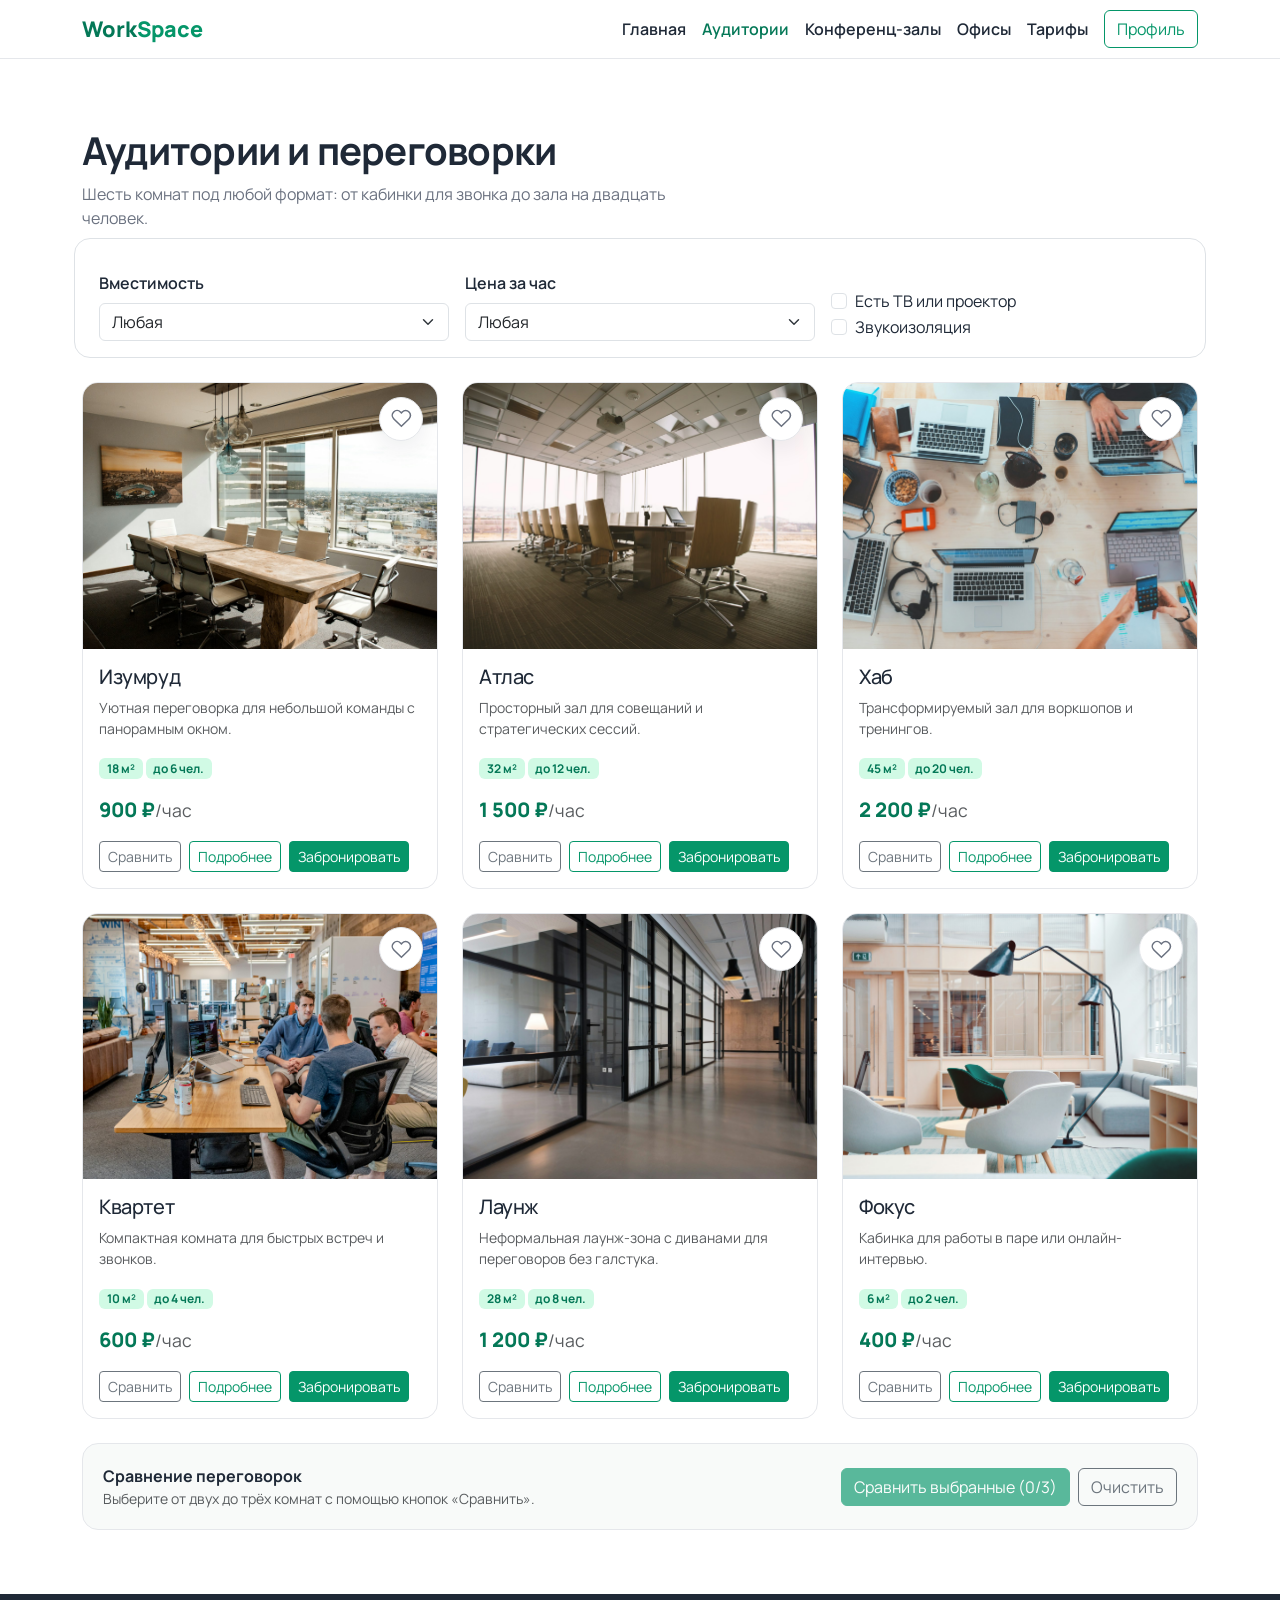
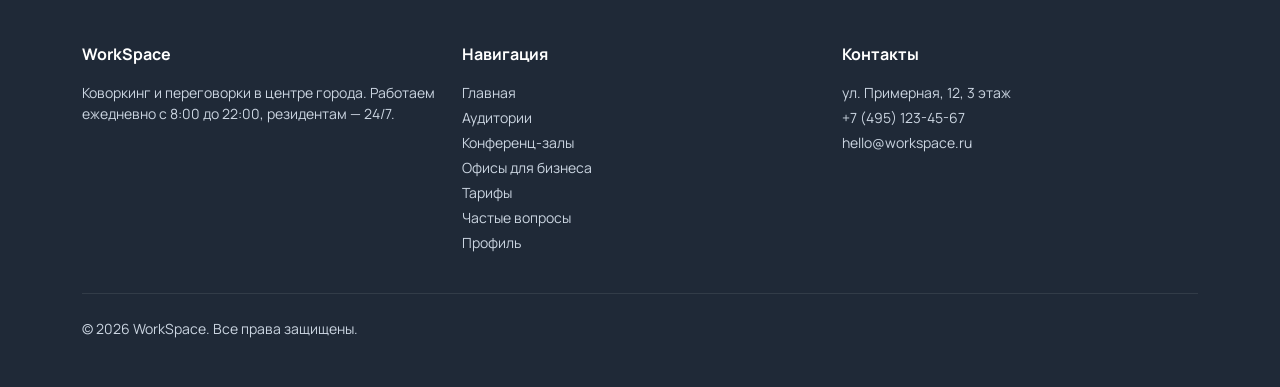
<file: rooms.html>
<!DOCTYPE html>
<html lang="ru">
<head>
  <meta charset="UTF-8">
  <meta name="viewport" content="width=device-width, initial-scale=1">
  <meta name="description" content="Каталог переговорок коворкинга WorkSpace: выберите комнату по вместимости и цене, забронируйте онлайн.">
  <title>Аудитории — WorkSpace</title>
  <link rel="preconnect" href="https://fonts.googleapis.com">
  <link href="https://fonts.googleapis.com/css2?family=Manrope:wght@400;600;700;800&display=swap" rel="stylesheet">
  <link rel="stylesheet" href="vendor/bootstrap/css/bootstrap.min.css">
  <link rel="stylesheet" href="css/custom.css">
</head>
<body>
  <a class="skip-link" href="#main-content">Перейти к содержимому</a>

  <header>
    <nav class="navbar navbar-expand-lg bg-white fixed-top" aria-label="Основная навигация">
      <div class="container">
        <a class="navbar-brand" href="index.html">Work<span class="text-primary">Space</span></a>
        <button class="navbar-toggler" type="button" data-bs-toggle="collapse" data-bs-target="#mainNav"
                aria-controls="mainNav" aria-expanded="false" aria-label="Открыть меню">
          <span class="navbar-toggler-icon"></span>
        </button>
        <div class="collapse navbar-collapse" id="mainNav">
          <ul class="navbar-nav ms-auto mb-2 mb-lg-0 align-items-lg-center">
            <li class="nav-item"><a class="nav-link" href="index.html">Главная</a></li>
            <li class="nav-item"><a class="nav-link active" aria-current="page" href="rooms.html">Аудитории</a></li>
            <li class="nav-item"><a class="nav-link" href="conferences.html">Конференц-залы</a></li>
            <li class="nav-item"><a class="nav-link" href="offices.html">Офисы</a></li>
            <li class="nav-item"><a class="nav-link" href="index.html#tariffs">Тарифы</a></li>
            <li class="nav-item ms-lg-2">
              <a class="btn btn-outline-primary" href="profile.html" id="nav-profile-link">Профиль</a>
            </li>
          </ul>
        </div>
      </div>
    </nav>
  </header>

  <main id="main-content">
    <section class="py-5" aria-labelledby="rooms-title">
      <div class="container py-3">
        <h1 class="section-title mb-2" id="rooms-title">Аудитории и переговорки</h1>
        <p class="section-subtitle mb-4">Шесть комнат под любой формат: от кабинки для звонка до зала на двадцать человек.</p>

        <!-- Фильтры -->
        <form class="row g-3 align-items-end mb-4 p-3 border rounded-4 bg-white" id="rooms-filter" aria-label="Фильтр аудиторий">
          <div class="col-12 col-md-4">
            <label class="form-label fw-semibold" for="filter-capacity">Вместимость</label>
            <select class="form-select" id="filter-capacity">
              <option value="0" selected>Любая</option>
              <option value="2">До 2 человек</option>
              <option value="6">До 6 человек</option>
              <option value="12">До 12 человек</option>
              <option value="20">До 20 человек</option>
            </select>
          </div>
          <div class="col-12 col-md-4">
            <label class="form-label fw-semibold" for="filter-price">Цена за час</label>
            <select class="form-select" id="filter-price">
              <option value="0" selected>Любая</option>
              <option value="600">До 600 ₽</option>
              <option value="1200">До 1 200 ₽</option>
              <option value="2200">До 2 200 ₽</option>
            </select>
          </div>
          <div class="col-12 col-md-4">
            <div class="form-check">
              <input class="form-check-input" type="checkbox" id="filter-tv">
              <label class="form-check-label" for="filter-tv">Есть ТВ или проектор</label>
            </div>
            <div class="form-check">
              <input class="form-check-input" type="checkbox" id="filter-sound">
              <label class="form-check-label" for="filter-sound">Звукоизоляция</label>
            </div>
          </div>
        </form>

        <div class="alert alert-light border d-none" role="status" id="rooms-empty">
          По выбранным фильтрам ничего не найдено. Попробуйте смягчить условия.
        </div>

        <!-- Сетка карточек (рендерится из js/data.js) -->
        <div class="row g-4" id="rooms-grid" aria-live="polite"></div>

        <div class="compare-toolbar mt-4" aria-label="Управление сравнением">
          <div>
            <strong>Сравнение переговорок</strong>
            <p class="text-muted small mb-0">Выберите от двух до трёх комнат с помощью кнопок «Сравнить».</p>
          </div>
          <div class="d-flex flex-wrap gap-2">
            <button type="button" class="btn btn-primary" id="compare-open" disabled>Сравнить выбранные (0/3)</button>
            <button type="button" class="btn btn-outline-secondary" id="compare-clear">Очистить</button>
          </div>
        </div>

        <section class="recent-rooms mt-5 d-none" id="recent-rooms-section" aria-labelledby="recent-rooms-title">
          <h2 class="section-title h3 mb-2" id="recent-rooms-title">Недавно просмотренные</h2>
          <p class="section-subtitle mb-4">Последние четыре переговорки, которые вы открывали.</p>
          <div class="row g-4" id="recent-rooms-grid"></div>
        </section>
      </div>
    </section>
  </main>

  <!-- Модальное окно сравнения -->
  <div class="modal fade" id="comparisonModal" tabindex="-1" aria-labelledby="comparisonModalLabel" aria-hidden="true">
    <div class="modal-dialog modal-xl modal-dialog-centered modal-dialog-scrollable">
      <div class="modal-content">
        <div class="modal-header">
          <h2 class="modal-title h5" id="comparisonModalLabel">Сравнение переговорок</h2>
          <button type="button" class="btn-close" data-bs-dismiss="modal" aria-label="Закрыть"></button>
        </div>
        <div class="modal-body" id="comparison-content"></div>
        <div class="modal-footer">
          <button type="button" class="btn btn-outline-secondary" data-bs-dismiss="modal">Вернуться в каталог</button>
        </div>
      </div>
    </div>
  </div>

  <!-- Модальное окно бронирования -->
  <div class="modal fade" id="bookingModal" tabindex="-1" aria-labelledby="bookingModalLabel" aria-hidden="true">
    <div class="modal-dialog modal-dialog-centered">
      <div class="modal-content">
        <div class="modal-header">
          <h2 class="modal-title h5" id="bookingModalLabel">Бронирование</h2>
          <button type="button" class="btn-close" data-bs-dismiss="modal" aria-label="Закрыть"></button>
        </div>
        <form id="booking-form" novalidate>
          <div class="modal-body">
            <p class="fw-semibold mb-3" id="booking-room-name"></p>
            <input type="hidden" id="booking-room-id">

            <div class="row g-3">
              <div class="col-12 col-sm-6">
                <label class="form-label" for="booking-date">Дата</label>
                <input type="date" class="form-control" id="booking-date" required>
                <div class="invalid-feedback">Выберите дату не раньше сегодняшнего дня.</div>
              </div>
              <div class="col-12 col-sm-6">
                <label class="form-label" for="booking-time">Время начала</label>
                <input type="time" class="form-control" id="booking-time" min="08:00" max="21:00" required>
                <div class="invalid-feedback">Укажите время с 08:00 до 21:00.</div>
              </div>
              <div class="col-12">
                <label class="form-label" for="booking-duration">Длительность</label>
                <select class="form-select" id="booking-duration" required>
                  <option value="" selected disabled>Выберите длительность</option>
                  <option value="1">1 час</option>
                  <option value="2">2 часа</option>
                  <option value="3">3 часа</option>
                  <option value="4">4 часа</option>
                  <option value="8">Весь день (8 часов)</option>
                </select>
                <div class="invalid-feedback">Выберите длительность бронирования.</div>
              </div>
              <fieldset class="col-12">
                <legend class="form-label">Дополнительные услуги</legend>
                <div class="form-check">
                  <input class="form-check-input" type="checkbox" id="service-coffee" value="500" data-booking-service data-name="Кофе-брейк">
                  <label class="form-check-label d-flex justify-content-between gap-3" for="service-coffee"><span>Кофе-брейк</span><span>500 ₽</span></label>
                </div>
                <div class="form-check">
                  <input class="form-check-input" type="checkbox" id="service-projector" value="700" data-booking-service data-name="Дополнительный проектор">
                  <label class="form-check-label d-flex justify-content-between gap-3" for="service-projector"><span>Дополнительный проектор</span><span>700 ₽</span></label>
                </div>
                <div class="form-check">
                  <input class="form-check-input" type="checkbox" id="service-serving" value="1000" data-booking-service data-name="Сервировка стола">
                  <label class="form-check-label d-flex justify-content-between gap-3" for="service-serving"><span>Сервировка стола</span><span>1 000 ₽</span></label>
                </div>
                <p class="text-muted small mb-0 mt-2">Стоимость услуг добавляется к бронированию один раз.</p>
              </fieldset>
              <div class="col-12">
                <label class="form-label" for="booking-name">Ваше имя</label>
                <input type="text" class="form-control" id="booking-name" minlength="2" autocomplete="name" required>
                <div class="invalid-feedback">Введите имя (минимум 2 символа).</div>
              </div>
              <div class="col-12">
                <label class="form-label" for="booking-phone">Телефон</label>
                <div class="input-group">
                  <span class="input-group-text">+7</span>
                  <input type="tel" class="form-control" id="booking-phone" placeholder="(999) 123-45-67"
                         pattern="[\d\s()\-]{10,16}" autocomplete="tel" required>
                  <div class="invalid-feedback">Введите телефон: 10 цифр, например (999) 123-45-67.</div>
                </div>
              </div>
            </div>

            <div class="booking-total mt-3">
              <p class="mb-1">Итого: <strong class="price" id="booking-total">—</strong></p>
              <p class="text-muted small mb-0" id="booking-total-details">Выберите длительность, чтобы рассчитать стоимость.</p>
            </div>
          </div>
          <div class="modal-footer">
            <button type="button" class="btn btn-outline-secondary" data-bs-dismiss="modal">Отмена</button>
            <button type="submit" class="btn btn-primary">Подтвердить бронь</button>
          </div>
        </form>
      </div>
    </div>
  </div>

  <footer class="py-5">
    <div class="container">
      <div class="row g-4">
        <div class="col-12 col-md-4">
          <p class="footer-heading fw-bold">WorkSpace</p>
          <p class="small">Коворкинг и переговорки в центре города. Работаем ежедневно с 8:00 до 22:00, резидентам — 24/7.</p>
        </div>
        <div class="col-12 col-md-4">
          <p class="footer-heading fw-bold">Навигация</p>
          <ul class="list-unstyled small">
            <li class="mb-1"><a href="index.html">Главная</a></li>
            <li class="mb-1"><a href="rooms.html">Аудитории</a></li>
            <li class="mb-1"><a href="conferences.html">Конференц-залы</a></li>
            <li class="mb-1"><a href="offices.html">Офисы для бизнеса</a></li>
            <li class="mb-1"><a href="index.html#tariffs">Тарифы</a></li>
            <li class="mb-1"><a href="index.html#faq">Частые вопросы</a></li>
            <li class="mb-1"><a href="profile.html">Профиль</a></li>
          </ul>
        </div>
        <div class="col-12 col-md-4">
          <p class="footer-heading fw-bold">Контакты</p>
          <ul class="list-unstyled small">
            <li class="mb-1">ул. Примерная, 12, 3 этаж</li>
            <li class="mb-1"><a href="tel:+74951234567">+7 (495) 123-45-67</a></li>
            <li class="mb-1"><a href="#inquiryModal" data-inquiry-open data-inquiry-topic="">hello@workspace.ru</a></li>
          </ul>
        </div>
      </div>
      <hr class="border-secondary my-4">
      <p class="small mb-0">© <span id="current-year">2026</span> WorkSpace. Все права защищены.</p>
    </div>
  </footer>

  <div class="toast-container position-fixed bottom-0 end-0 p-3" id="toast-container" aria-live="polite"></div>

  <script src="vendor/bootstrap/js/bootstrap.bundle.min.js"></script>
  <script src="js/data.js"></script>
  <script src="js/main.js"></script>
  <script src="js/inquiry.js"></script>
  <script src="js/booking.js"></script>
</body>
</html>
</file>
<file: css/custom.css>
:root {
  --ws-primary: #059669;
  --ws-primary-dark: #047857;
  --ws-primary-light: #d1fae5;
  --ws-ink: #1f2937;
  --ws-muted: #6b7280;
  --ws-bg: #ffffff;
  --ws-bg-alt: #f8faf9;
  --ws-border: #e5e7eb;
  --ws-radius: 1rem;
  --ws-shadow: 0 0.5rem 1.5rem rgba(16, 24, 40, 0.08);
  --ws-shadow-hover: 0 1rem 2.5rem rgba(16, 24, 40, 0.14);
}


.btn-primary {
  --bs-btn-bg: var(--ws-primary);
  --bs-btn-border-color: var(--ws-primary);
  --bs-btn-hover-bg: var(--ws-primary-dark);
  --bs-btn-hover-border-color: var(--ws-primary-dark);
  --bs-btn-active-bg: var(--ws-primary-dark);
  --bs-btn-active-border-color: var(--ws-primary-dark);
  --bs-btn-disabled-bg: var(--ws-primary);
  --bs-btn-disabled-border-color: var(--ws-primary);
}

.btn-outline-primary {
  --bs-btn-color: var(--ws-primary);
  --bs-btn-border-color: var(--ws-primary);
  --bs-btn-hover-bg: var(--ws-primary);
  --bs-btn-hover-border-color: var(--ws-primary);
  --bs-btn-active-bg: var(--ws-primary-dark);
  --bs-btn-active-border-color: var(--ws-primary-dark);
}

.text-primary { color: var(--ws-primary) !important; }
.bg-primary { background-color: var(--ws-primary) !important; }

.badge.text-bg-primary { background-color: var(--ws-primary) !important; }
.badge.text-bg-light { background-color: var(--ws-primary-light) !important; color: var(--ws-primary-dark) !important; }

.form-control:focus,
.form-select:focus,
.form-check-input:focus {
  border-color: var(--ws-primary);
  box-shadow: 0 0 0 0.25rem rgba(5, 150, 105, 0.2);
}

.form-check-input:checked {
  background-color: var(--ws-primary);
  border-color: var(--ws-primary);
}

.nav-pills .nav-link.active,
.nav-tabs .nav-link.active { background-color: var(--ws-primary); color: #fff; }
.nav-tabs .nav-link { color: var(--ws-primary-dark); }
.nav-tabs .nav-link.active { background-color: transparent; color: var(--ws-primary-dark); border-color: var(--ws-border) var(--ws-border) transparent; }

a { color: var(--ws-primary-dark); }
a:hover { color: var(--ws-primary); }


a:focus-visible,
button:focus-visible,
.btn:focus-visible,
.form-control:focus-visible,
.form-select:focus-visible,
.form-check-input:focus-visible,
.nav-link:focus-visible {
  outline: 3px solid var(--ws-primary);
  outline-offset: 2px;
  box-shadow: none;
}


.skip-link {
  position: absolute;
  top: -100px;
  left: 1rem;
  z-index: 2000;
  padding: 0.75rem 1.25rem;
  background: var(--ws-primary);
  color: #fff;
  border-radius: 0 0 var(--ws-radius) var(--ws-radius);
  text-decoration: none;
  transition: top 0.2s ease;
}
.skip-link:focus {
  top: 0;
  color: #fff;
}


html { scroll-padding-top: 4.5rem; }

body {
  padding-top: 4rem;
  font-family: "Manrope", "Segoe UI", system-ui, -apple-system, sans-serif;
  color: var(--ws-ink);
  background: var(--ws-bg);
}

h1, h2, h3, h4, h5, h6 { font-weight: 700; letter-spacing: -0.02em; }

.section-alt { background: var(--ws-bg-alt); }

.section-title { font-size: clamp(1.6rem, 3vw, 2.4rem); }
.section-subtitle { color: var(--ws-muted); max-width: 40rem; }


.navbar {
  --bs-navbar-color: var(--ws-ink);
  --bs-navbar-hover-color: var(--ws-primary-dark);
  --bs-navbar-active-color: var(--ws-primary-dark);
  box-shadow: 0 1px 0 var(--ws-border);
}
.navbar-brand { font-weight: 800; font-size: 1.35rem; color: var(--ws-primary-dark) !important; }
.nav-link { font-weight: 600; }
.nav-link.active { color: var(--ws-primary-dark) !important; }


.scroll-top-btn {
  position: fixed;
  right: 1.5rem;
  bottom: 1.5rem;
  z-index: 1040;
  display: inline-flex;
  align-items: center;
  justify-content: center;
  width: 3rem;
  height: 3rem;
  padding: 0;
  border: 0;
  border-radius: 50%;
  background: var(--ws-primary);
  color: #fff;
  box-shadow: var(--ws-shadow-hover);
  opacity: 0;
  visibility: hidden;
  transform: translateY(0.75rem);
  transition: opacity 0.2s ease, transform 0.2s ease, visibility 0.2s, background-color 0.2s ease;
}
.scroll-top-btn:hover { background: var(--ws-primary-dark); color: #fff; }
.scroll-top-btn.is-visible {
  opacity: 1;
  visibility: visible;
  transform: translateY(0);
}


.hero {
  position: relative;
  min-height: 32rem;
  display: flex;
  align-items: center;
  color: #fff;
  background: linear-gradient(rgba(6, 40, 30, 0.72), rgba(6, 40, 30, 0.55)), url("../images/hero.jpg") center / cover no-repeat;
  border-radius: 0 0 var(--ws-radius) var(--ws-radius);
}
.hero .lead { color: rgba(255, 255, 255, 0.9); }

.card {
  border: 1px solid var(--ws-border);
  border-radius: var(--ws-radius);
  overflow: hidden;
  transition: transform 0.2s ease, box-shadow 0.2s ease;
}
.card:hover { transform: translateY(-4px); box-shadow: var(--ws-shadow-hover); }
.card-img-top { aspect-ratio: 4 / 3; object-fit: cover; }
.card-title a { color: var(--ws-ink); text-decoration: none; }
.card-title a:hover { color: var(--ws-primary-dark); }

.card .price { font-size: 1.25rem; font-weight: 800; color: var(--ws-primary-dark); }


.feature-icon {
  display: inline-flex;
  align-items: center;
  justify-content: center;
  width: 3.5rem;
  height: 3.5rem;
  border-radius: 50%;
  background: var(--ws-primary-light);
  color: var(--ws-primary-dark);
  margin-bottom: 1rem;
}


.section-kicker {
  color: var(--ws-primary-dark);
  font-size: 0.75rem;
  font-weight: 800;
  letter-spacing: 0.12em;
  text-transform: uppercase;
}

.pricing-card {
  --tariff-accent: var(--ws-primary);
  position: relative;
  border: 0;
  border-top: 0.3rem solid var(--tariff-accent);
  border-radius: var(--ws-radius);
  box-shadow: var(--ws-shadow);
}
.pricing-card--guest { --tariff-accent: #f59e0b; }
.pricing-card--resident { --tariff-accent: #10b981; }
.pricing-card--team { --tariff-accent: #8b5cf6; }
.pricing-card--company { --tariff-accent: #0ea5e9; }
.pricing-card.featured {
  box-shadow: 0 1rem 2.5rem rgba(5, 150, 105, 0.2);
}
.pricing-popular {
  position: absolute;
  top: 0.85rem;
  right: 0.85rem;
  z-index: 2;
  padding: 0.5rem 0.7rem;
  background: #fbbf24;
  color: #422006;
  font-size: 0.7rem;
}
.pricing-media { position: relative; overflow: hidden; }
.pricing-media::after {
  content: "";
  position: absolute;
  inset: 45% 0 0;
  background: linear-gradient(transparent, rgba(15, 23, 42, 0.75));
  pointer-events: none;
}
.pricing-media .card-img-top {
  aspect-ratio: 16 / 10;
  transition: transform 0.35s ease;
}
.pricing-card:hover .pricing-media .card-img-top { transform: scale(1.04); }
.pricing-label {
  position: absolute;
  left: 1rem;
  bottom: 0.9rem;
  z-index: 1;
  color: #fff;
  font-size: 0.75rem;
  font-weight: 800;
  letter-spacing: 0.04em;
  text-transform: uppercase;
}
.pricing-card .card-body { padding: 1.5rem; }
.pricing-description { min-height: 3.75rem; }
.pricing-value {
  color: var(--ws-ink);
  font-size: clamp(1.65rem, 2.5vw, 2.15rem);
  font-weight: 800;
  letter-spacing: -0.04em;
}
.pricing-features li {
  position: relative;
  margin-bottom: 0.65rem;
  padding-left: 1.4rem;
  font-size: 0.875rem;
}
.pricing-features li::before {
  content: "✓";
  position: absolute;
  left: 0;
  color: var(--tariff-accent);
  font-weight: 800;
}

.page-hero {
  --page-hero-image: url("../images/hero.jpg");
  display: flex;
  align-items: center;
  min-height: 25rem;
  color: #fff;
  background: linear-gradient(100deg, rgba(4, 35, 29, 0.92), rgba(4, 35, 29, 0.4)), var(--page-hero-image) center / cover no-repeat;
  border-radius: 0 0 1.5rem 1.5rem;
}
.page-hero--conference { --page-hero-image: url("../images/conference-2.jpg"); }
.page-hero--offices { --page-hero-image: url("../images/office-1.jpg"); }
.page-hero .lead { max-width: 44rem; color: rgba(255, 255, 255, 0.88); }
.page-hero .section-kicker { color: #6ee7b7; }
.hero-stat {
  display: inline-flex;
  flex-direction: column;
  min-width: 8rem;
  padding: 0.85rem 1rem;
  border: 1px solid rgba(255, 255, 255, 0.25);
  border-radius: 0.85rem;
  background: rgba(255, 255, 255, 0.1);
  backdrop-filter: blur(8px);
}
.hero-stat strong { font-size: 1.35rem; }
.hero-stat span { color: rgba(255, 255, 255, 0.8); font-size: 0.75rem; }

.space-card { border: 0; box-shadow: var(--ws-shadow); }
.space-card .card-img-top { aspect-ratio: 16 / 10; }
.space-card .card-body { padding: 1.5rem; }
.space-card .price { display: block; font-size: 1.5rem; }
.space-card .btn { white-space: normal; }
.space-features {
  display: grid;
  grid-template-columns: repeat(2, minmax(0, 1fr));
  gap: 0.5rem 1rem;
  padding: 0;
  color: var(--ws-muted);
  font-size: 0.875rem;
  list-style: none;
}
.space-features li::before { content: "✓ "; color: var(--ws-primary); font-weight: 800; }
.business-cta {
  padding: clamp(1.5rem, 4vw, 3rem);
  border-radius: 1.5rem;
  color: #fff;
  background: linear-gradient(120deg, #064e3b, #059669);
}
.business-cta p { color: rgba(255, 255, 255, 0.82); }
.business-cta .btn-outline-light:hover { color: var(--ws-primary-dark); }

.room-gallery .carousel-item img {
  border-radius: var(--ws-radius);
  aspect-ratio: 16 / 10;
  object-fit: cover;
  width: 100%;
}

.room-specs li {
  display: flex;
  justify-content: space-between;
  padding: 0.6rem 0;
  border-bottom: 1px dashed var(--ws-border);
}
.room-specs li:last-child { border-bottom: none; }


.booking-item { border: 1px solid var(--ws-border); border-radius: var(--ws-radius); }

.inquiry-topic {
  padding: 0.85rem 1rem;
  border-left: 0.25rem solid var(--ws-primary);
  border-radius: 0.5rem;
  background: var(--ws-bg-alt);
}


footer {
  background: var(--ws-ink);
  color: #cbd5e1;
}
footer a { color: #cbd5e1; text-decoration: none; }
footer a:hover, footer a:focus { color: #fff; text-decoration: underline; }
footer .footer-heading { color: #fff; font-size: 1rem; }


.toast-container { z-index: 1080; }


.avatar-circle {
  display: inline-flex;
  align-items: center;
  justify-content: center;
  width: 3rem;
  height: 3rem;
  border-radius: 50%;
  background: var(--ws-primary-light);
  color: var(--ws-primary-dark);
  font-weight: 800;
}


.profile-authorized #main-content { background: #f5f7f6; }
.profile-dashboard { --profile-radius: 1.25rem; }
.profile-heading { margin-bottom: 2rem; }
.profile-heading__subtitle { color: var(--ws-muted); }
.profile-logout-btn {
  display: inline-flex;
  align-items: center;
  gap: 0.5rem;
  padding: 0.7rem 1rem;
  border: 1px solid var(--ws-border);
  border-radius: 0.75rem;
  background: #fff;
  color: var(--ws-muted);
  font-size: 0.875rem;
  font-weight: 700;
}
.profile-logout-btn svg { width: 1.15rem; height: 1.15rem; }
.profile-logout-btn:hover { border-color: #fecaca; background: #fef2f2; color: #b91c1c; }
.profile-summary,
.profile-panel {
  border: 1px solid var(--ws-border);
  border-radius: var(--profile-radius);
  background: #fff;
  box-shadow: 0 0.25rem 1rem rgba(16, 24, 40, 0.035);
}
.profile-summary { overflow: hidden; }
.profile-summary__identity {
  padding: 2rem 1.5rem 1.5rem;
  text-align: center;
  background: radial-gradient(circle at 85% 0, rgba(5, 150, 105, 0.1), transparent 55%);
}
.profile-avatar {
  width: 5rem;
  height: 5rem;
  margin-bottom: 1.25rem;
  background: linear-gradient(145deg, #10b981, var(--ws-primary-dark));
  color: #fff;
  font-size: 1.75rem;
  box-shadow: 0 0 0 0.35rem #fff, 0 0.5rem 1.5rem rgba(5, 150, 105, 0.2);
}
.profile-summary__email {
  overflow-wrap: anywhere;
  color: var(--ws-muted);
  font-size: 0.875rem;
}
.profile-summary__contact {
  display: flex;
  flex-direction: column;
  gap: 0.2rem;
  margin: 0 1.5rem;
  padding: 1.15rem 0;
  border-top: 1px solid var(--ws-border);
  font-size: 0.875rem;
}
.profile-summary__contact span { color: var(--ws-muted); font-size: 0.75rem; }
.profile-summary__contact strong { font-weight: 700; }
.profile-nav { display: grid; gap: 0.35rem; padding: 0.75rem; }
.profile-nav__link {
  display: flex;
  align-items: center;
  gap: 0.75rem;
  padding: 0.8rem 0.9rem;
  border-radius: 0.75rem;
  color: var(--ws-muted);
  font-size: 0.875rem;
  font-weight: 700;
  text-decoration: none;
}
.profile-nav__link svg { width: 1.2rem; height: 1.2rem; flex: 0 0 auto; }
.profile-nav__link:hover { background: var(--ws-bg-alt); color: var(--ws-primary-dark); }
.profile-nav__link.active { background: var(--ws-primary-light); color: var(--ws-primary-dark); }
.profile-panel { scroll-margin-top: 5.5rem; }
.profile-panel + .profile-panel { margin-top: 1.5rem; }
.profile-panel__header {
  display: flex;
  align-items: center;
  justify-content: space-between;
  gap: 1rem;
  padding: 1.5rem 1.75rem;
  border-bottom: 1px solid var(--ws-border);
}
.profile-panel__header p { color: var(--ws-muted); font-size: 0.8125rem; }
.profile-panel__icon {
  display: inline-flex;
  align-items: center;
  justify-content: center;
  width: 2.75rem;
  height: 2.75rem;
  flex: 0 0 auto;
  border-radius: 0.85rem;
  background: var(--ws-primary-light);
  color: var(--ws-primary-dark);
}
.profile-panel__icon svg { width: 1.35rem; height: 1.35rem; }
.profile-form { padding: 1.75rem; }
.profile-form .form-label { margin-bottom: 0.45rem; font-size: 0.8125rem; font-weight: 700; }
.profile-form .form-control,
.profile-form .input-group-text { min-height: 3rem; background-color: #fbfcfc; }
.profile-form .form-control:focus { background-color: #fff; }
.profile-form__footer {
  display: flex;
  justify-content: flex-end;
  margin-top: 1.5rem;
  padding-top: 1.5rem;
  border-top: 1px solid var(--ws-border);
}
.profile-count {
  display: inline-flex;
  align-items: center;
  justify-content: center;
  min-width: 2.25rem;
  height: 2.25rem;
  padding: 0 0.65rem;
  border-radius: 999px;
  background: var(--ws-primary-light);
  color: var(--ws-primary-dark);
  font-size: 0.875rem;
  font-weight: 800;
}
.profile-dashboard #bookings-list { padding: 1.25rem; }
.profile-dashboard .booking-item {
  display: grid;
  grid-template-columns: auto minmax(0, 1fr) auto;
  align-items: center;
  gap: 1.15rem;
  margin: 0;
  padding: 1.15rem;
  border: 0;
  border-radius: 1rem;
  background: var(--ws-bg-alt);
}
.profile-dashboard .booking-item + .booking-item { margin-top: 0.75rem; }
.profile-dashboard .booking-item--past { opacity: 0.72; }
.booking-date {
  display: flex;
  flex-direction: column;
  align-items: center;
  justify-content: center;
  width: 3.75rem;
  height: 4rem;
  border: 1px solid var(--ws-border);
  border-radius: 0.85rem;
  background: #fff;
  line-height: 1.1;
}
.booking-date strong { font-size: 1.35rem; }
.booking-date span { margin-top: 0.25rem; color: var(--ws-muted); font-size: 0.7rem; text-transform: uppercase; }
.booking-item__heading { display: flex; flex-wrap: wrap; align-items: center; gap: 0.5rem; }
.booking-item__heading h3 { margin: 0; font-size: 1rem; }
.profile-status {
  display: inline-flex;
  align-items: center;
  padding: 0.25rem 0.55rem;
  border-radius: 999px;
  font-size: 0.65rem;
  font-weight: 800;
}
.profile-status--active { background: var(--ws-primary-light); color: var(--ws-primary-dark); }
.profile-status--past { background: #e5e7eb; color: #4b5563; }
.booking-item__meta { display: flex; flex-wrap: wrap; gap: 0.35rem 1rem; margin: 0.45rem 0 0; color: var(--ws-muted); font-size: 0.75rem; }
.booking-item__aside { display: flex; flex-direction: column; align-items: flex-end; gap: 0.65rem; }
.booking-item__price { white-space: nowrap; font-size: 0.9rem; }
.booking-cancel-btn { padding: 0.35rem 0.65rem; font-size: 0.75rem; }
.profile-empty { padding: 2.5rem 1.5rem; }
.profile-empty__icon {
  display: inline-flex;
  align-items: center;
  justify-content: center;
  width: 4rem;
  height: 4rem;
  margin-bottom: 1rem;
  border-radius: 1.25rem;
  background: var(--ws-primary-light);
  color: var(--ws-primary-dark);
}
.profile-empty__icon svg { width: 2rem; height: 2rem; }
.profile-empty p { margin-bottom: 1.25rem; color: var(--ws-muted); font-size: 0.875rem; }
.profile-modal { border: 0; border-radius: var(--profile-radius); }
.profile-modal .modal-header,
.profile-modal .modal-footer { padding: 1.25rem 1.5rem; border-color: var(--ws-border); }
.profile-modal .modal-body { padding: 1.5rem; }
.profile-modal__booking { margin-bottom: 0.35rem; font-weight: 800; }


.card-media { position: relative; }
.favorite-btn {
  display: inline-flex;
  align-items: center;
  justify-content: center;
  width: 2.75rem;
  height: 2.75rem;
  flex: 0 0 auto;
  padding: 0;
  border: 1px solid var(--ws-border);
  border-radius: 50%;
  background: #fff;
  color: var(--ws-muted);
  box-shadow: var(--ws-shadow);
  transition: color 0.2s ease, background-color 0.2s ease, transform 0.2s ease;
}
.card-media .favorite-btn { position: absolute; top: 0.85rem; right: 0.85rem; }
.favorite-btn svg { width: 1.3rem; height: 1.3rem; }
.favorite-btn:hover { color: #dc2626; transform: scale(1.06); }
.favorite-btn.is-active { border-color: #fecaca; background: #fff1f2; color: #dc2626; }

.compare-toolbar {
  display: flex;
  align-items: center;
  justify-content: space-between;
  gap: 1rem;
  padding: 1.25rem;
  border: 1px solid var(--ws-border);
  border-radius: var(--ws-radius);
  background: var(--ws-bg-alt);
}
.comparison-table { min-width: 40rem; }
.comparison-table th,
.comparison-table td { padding: 1rem; vertical-align: top; }
.comparison-table__image {
  width: 100%;
  max-width: 14rem;
  margin-bottom: 0.75rem;
  border-radius: 0.75rem;
  aspect-ratio: 16 / 9;
  object-fit: cover;
}
.booking-total {
  padding: 1rem;
  border-radius: 0.75rem;
  background: var(--ws-bg-alt);
}

.profile-favorites-list { padding: 1.25rem; }
.favorite-item {
  display: grid;
  grid-template-columns: 7rem minmax(0, 1fr) auto;
  align-items: center;
  gap: 1rem;
  padding: 1rem;
  border-radius: 1rem;
  background: var(--ws-bg-alt);
}
.favorite-item + .favorite-item { margin-top: 0.75rem; }
.favorite-item__image { width: 7rem; height: 5rem; border-radius: 0.75rem; object-fit: cover; }
.favorite-item__title { margin-bottom: 0.25rem; font-size: 1rem; }
.favorite-item__meta { margin: 0; color: var(--ws-muted); font-size: 0.8rem; }

.location-card { height: 100%; padding: 1.25rem; border: 1px solid var(--ws-border); border-radius: var(--ws-radius); background: #fff; }
.location-card__metro { color: var(--ws-primary-dark); font-size: 0.8rem; font-weight: 700; }
.location-card h3 { margin: 0.45rem 0; font-size: 1.1rem; }
.location-card p { color: var(--ws-muted); font-size: 0.875rem; }
.locations-map { overflow: hidden; border: 1px solid var(--ws-border); border-radius: var(--ws-radius); box-shadow: var(--ws-shadow); }
.locations-map iframe { display: block; width: 100%; height: 28rem; border: 0; }

@media (max-width: 767.98px) {
  .compare-toolbar { align-items: stretch; flex-direction: column; }
  .compare-toolbar .btn { width: 100%; }
  .favorite-item { grid-template-columns: 5rem minmax(0, 1fr) auto; gap: 0.75rem; }
  .favorite-item__image { width: 5rem; height: 4.5rem; }
  .locations-map iframe { height: 22rem; }
}

@media (min-width: 1200px) {
  .profile-summary { position: sticky; top: 5.5rem; }
}

@media (max-width: 575.98px) {
  .profile-heading { margin-bottom: 1.5rem; }
  .profile-panel__header,
  .profile-form { padding: 1.25rem; }
  .profile-panel__icon { display: none; }
  .profile-dashboard #bookings-list { padding: 0.75rem; }
  .profile-dashboard .booking-item { grid-template-columns: auto minmax(0, 1fr); gap: 0.85rem; padding: 1rem; }
  .booking-item__aside {
    grid-column: 1 / -1;
    flex-direction: row;
    align-items: center;
    justify-content: space-between;
    padding-top: 0.75rem;
    border-top: 1px solid var(--ws-border);
  }
  .profile-form__footer .btn { width: 100%; }
}


@media (max-width: 767.98px) {
  .hero { min-height: 24rem; text-align: center; }
  .hero .btn-group-mobile { flex-direction: column; align-items: stretch; }
  .container > .row.g-5 { --bs-gutter-x: 1.5rem; }
  .pricing-description { min-height: 0; }
}


@media (prefers-reduced-motion: reduce) {
  *, *::before, *::after {
    transition-duration: 0.01ms !important;
    animation-duration: 0.01ms !important;
  }
  .card:hover { transform: none; }
}
</file>
